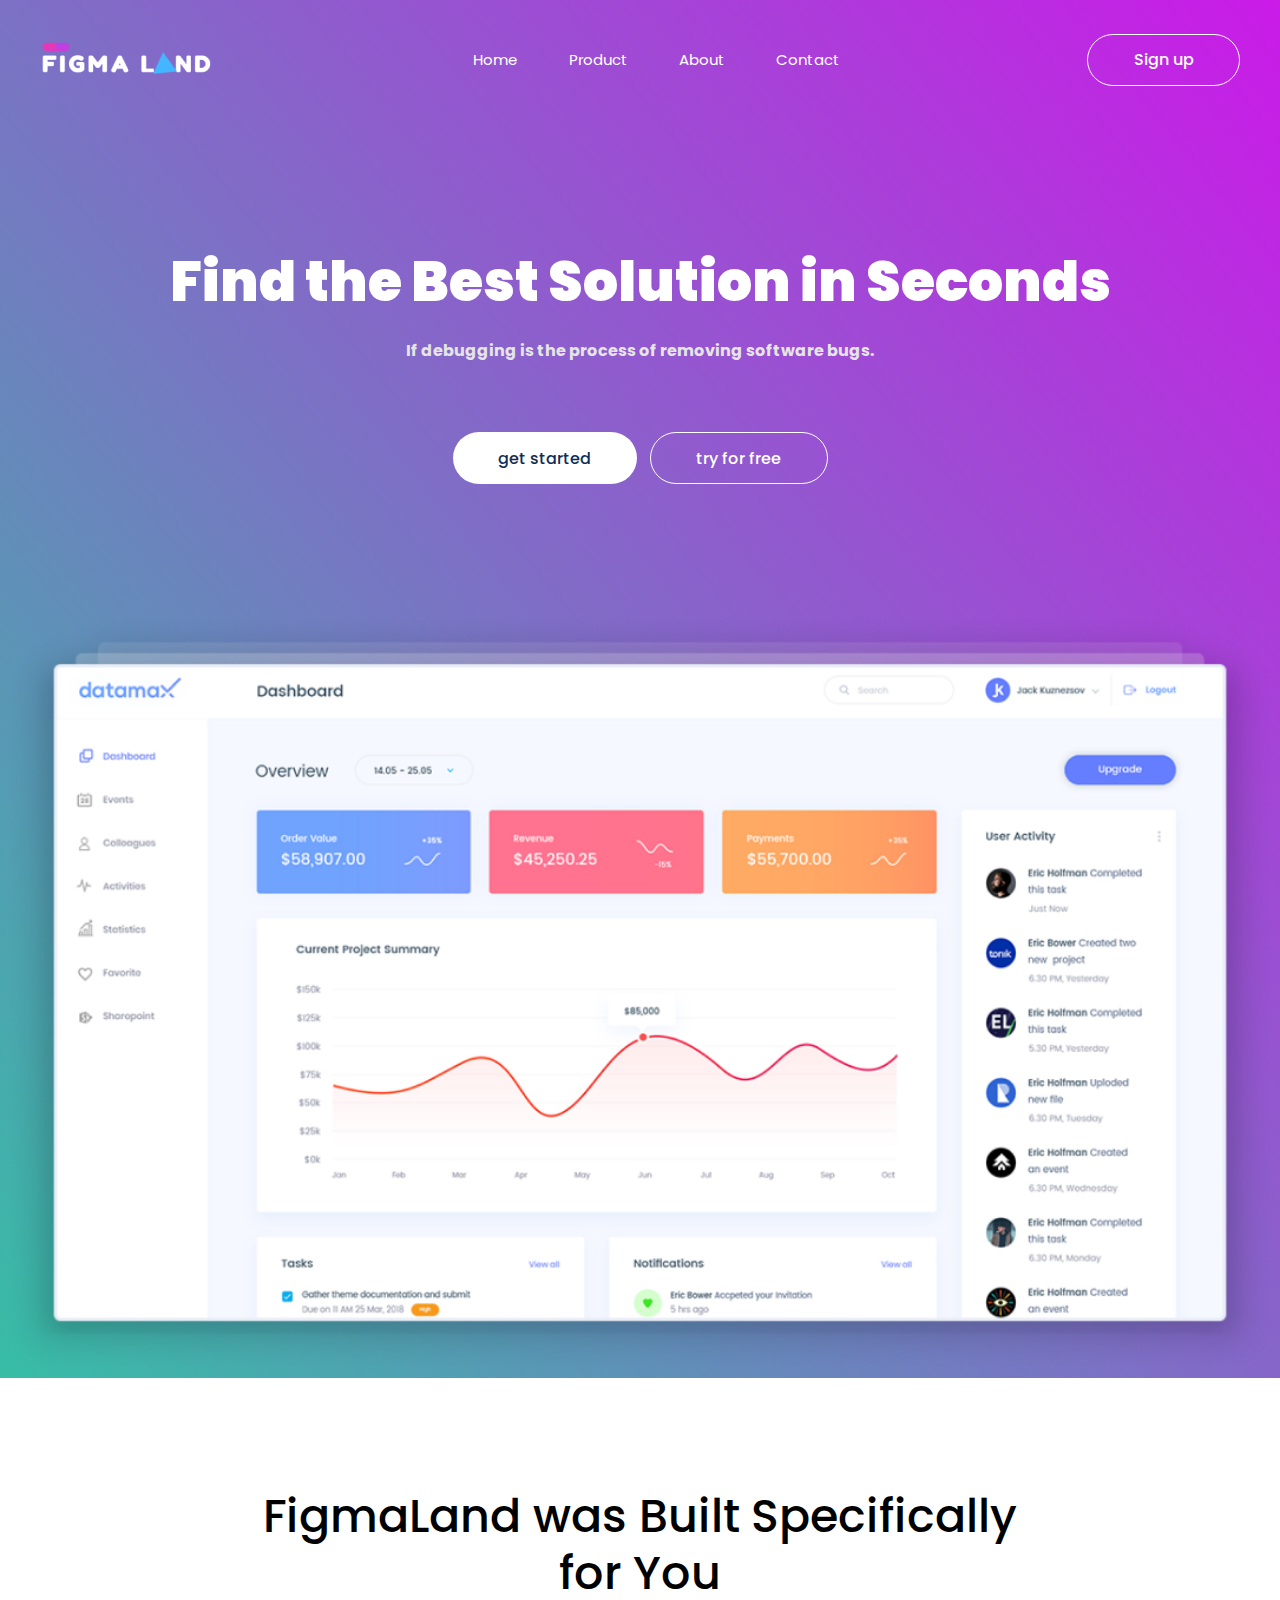
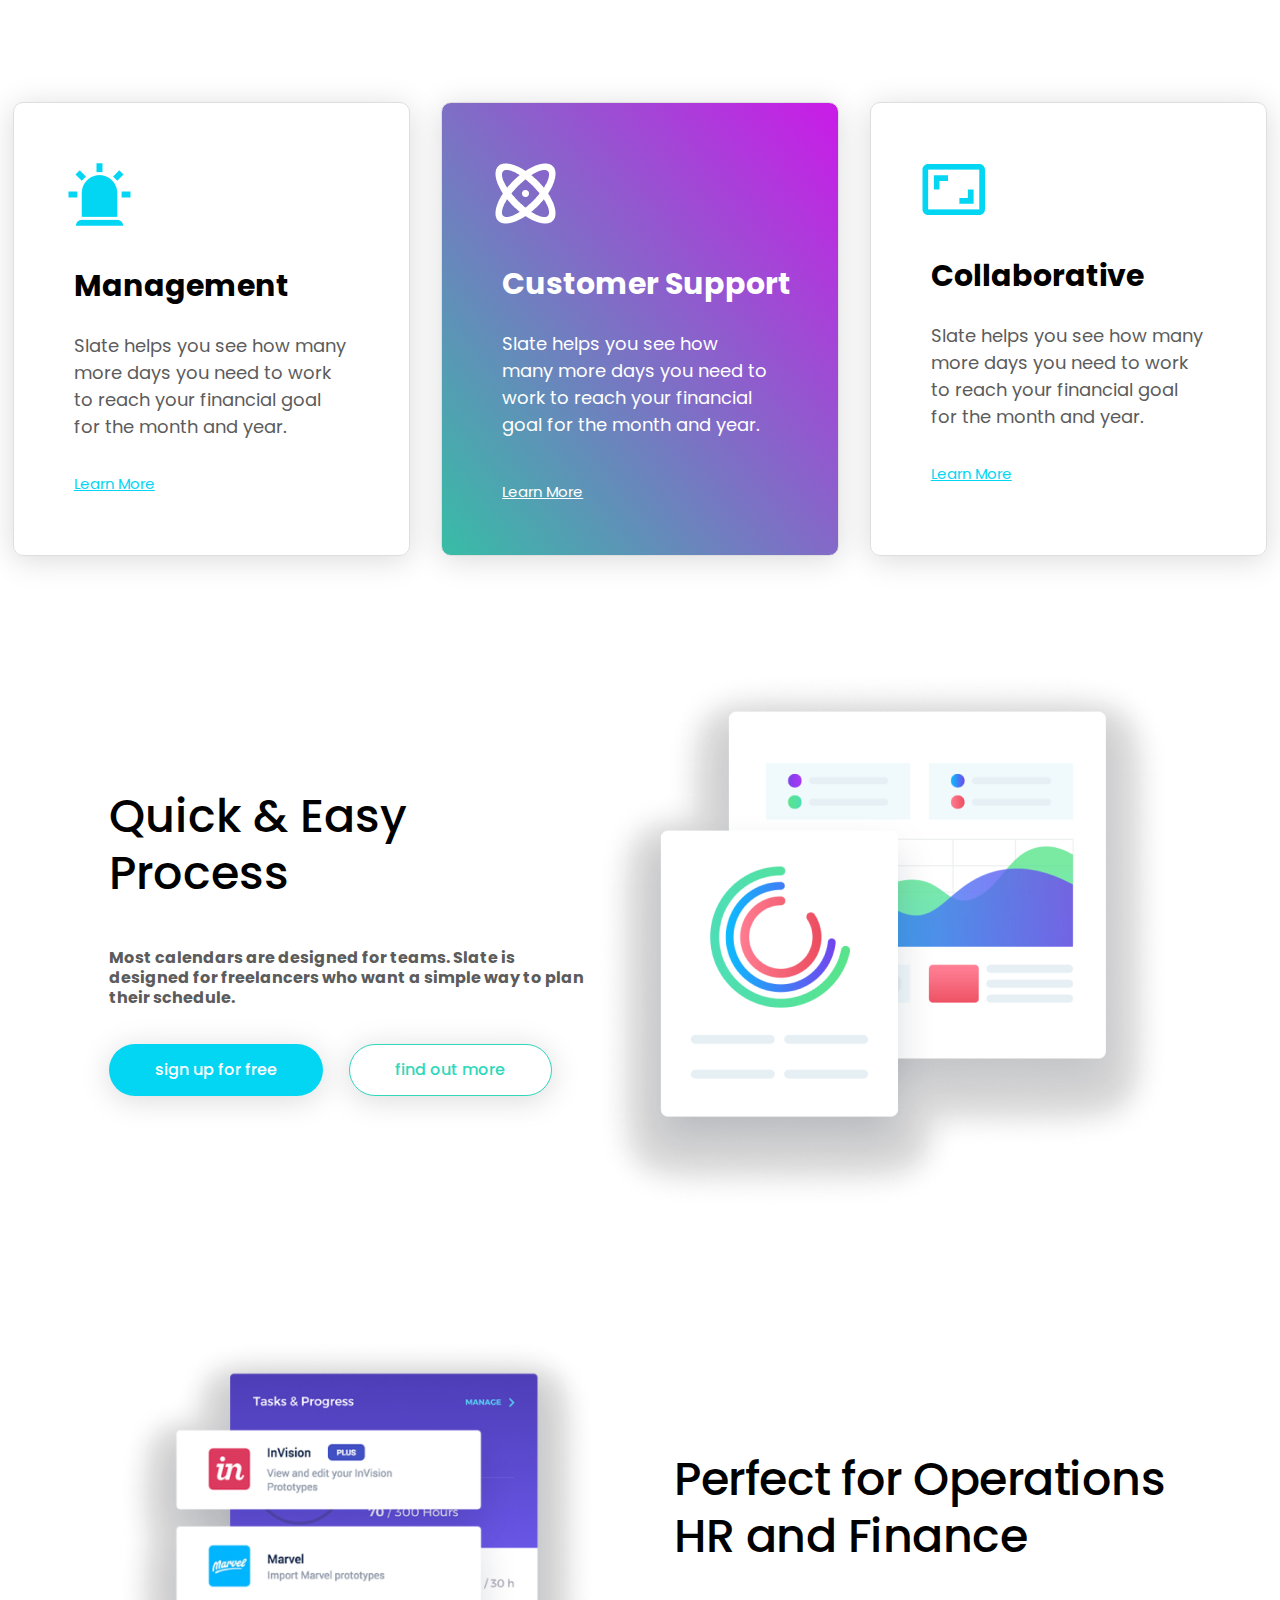
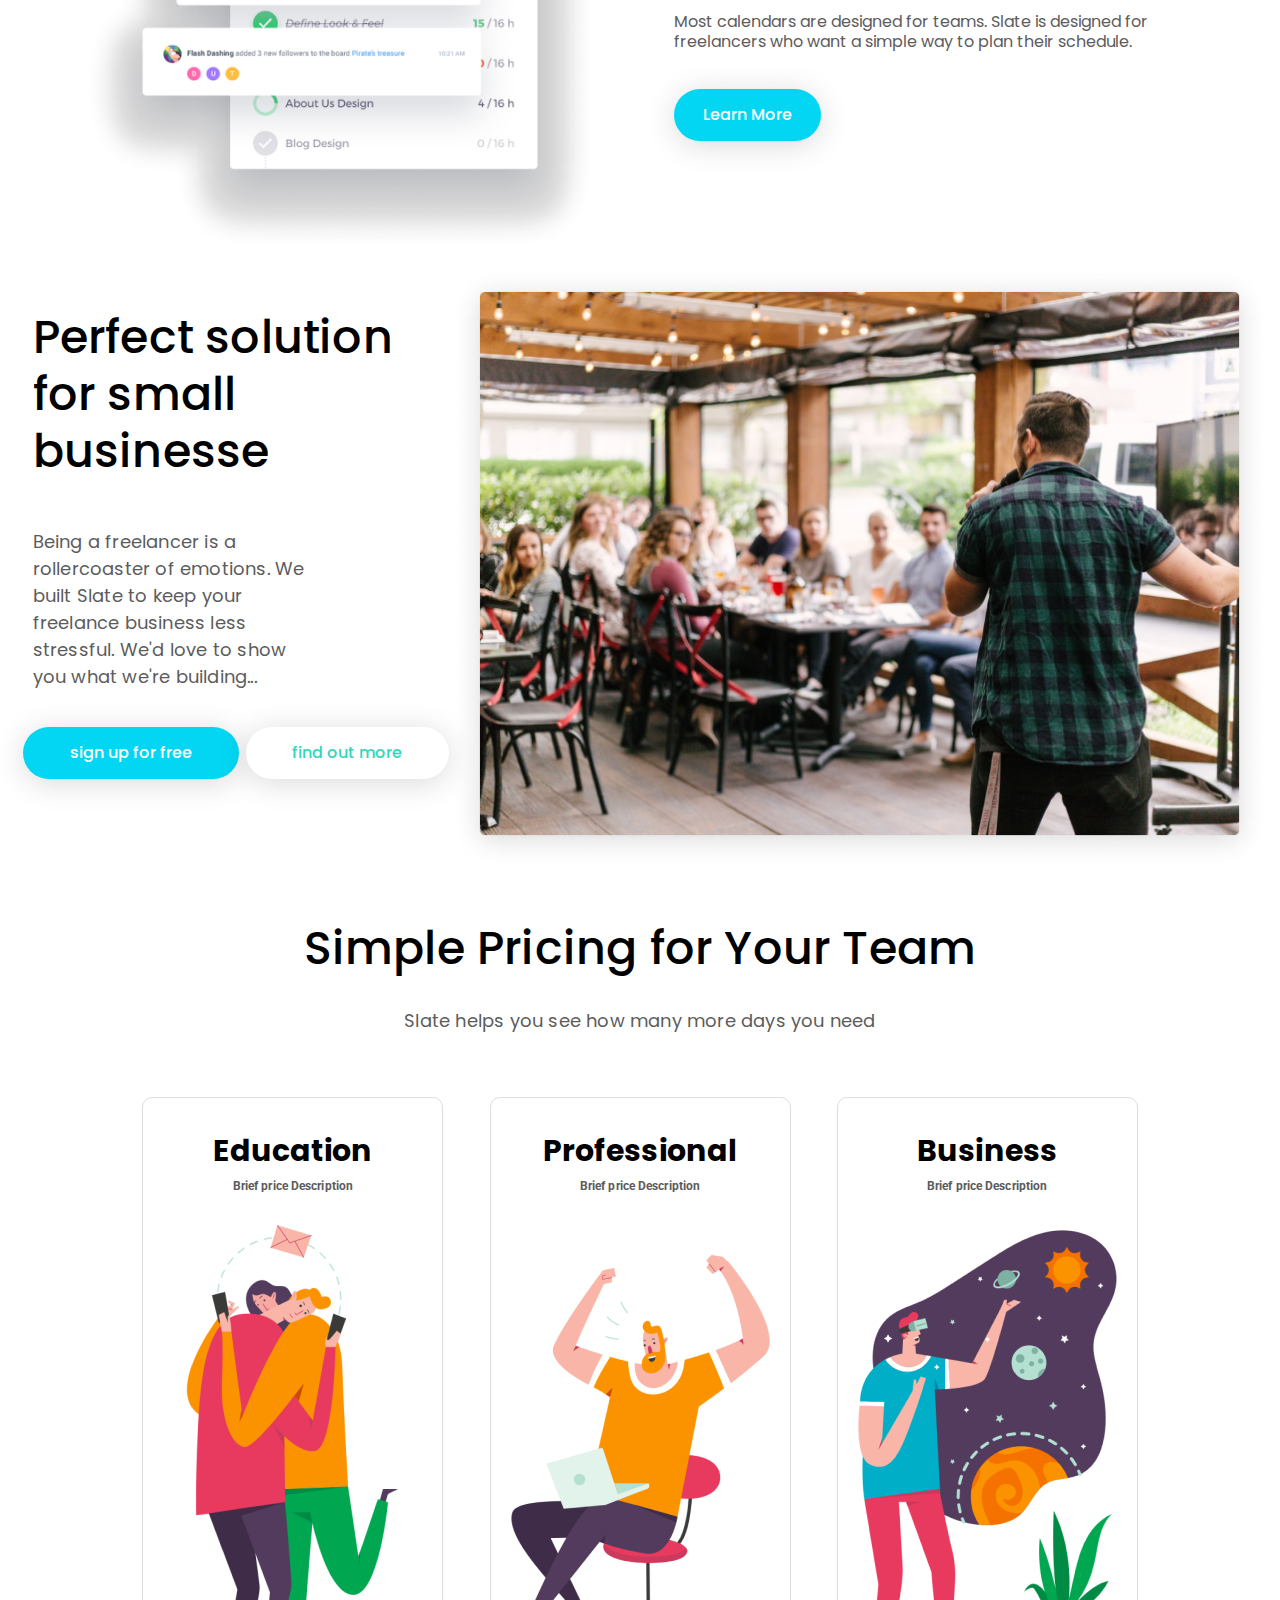
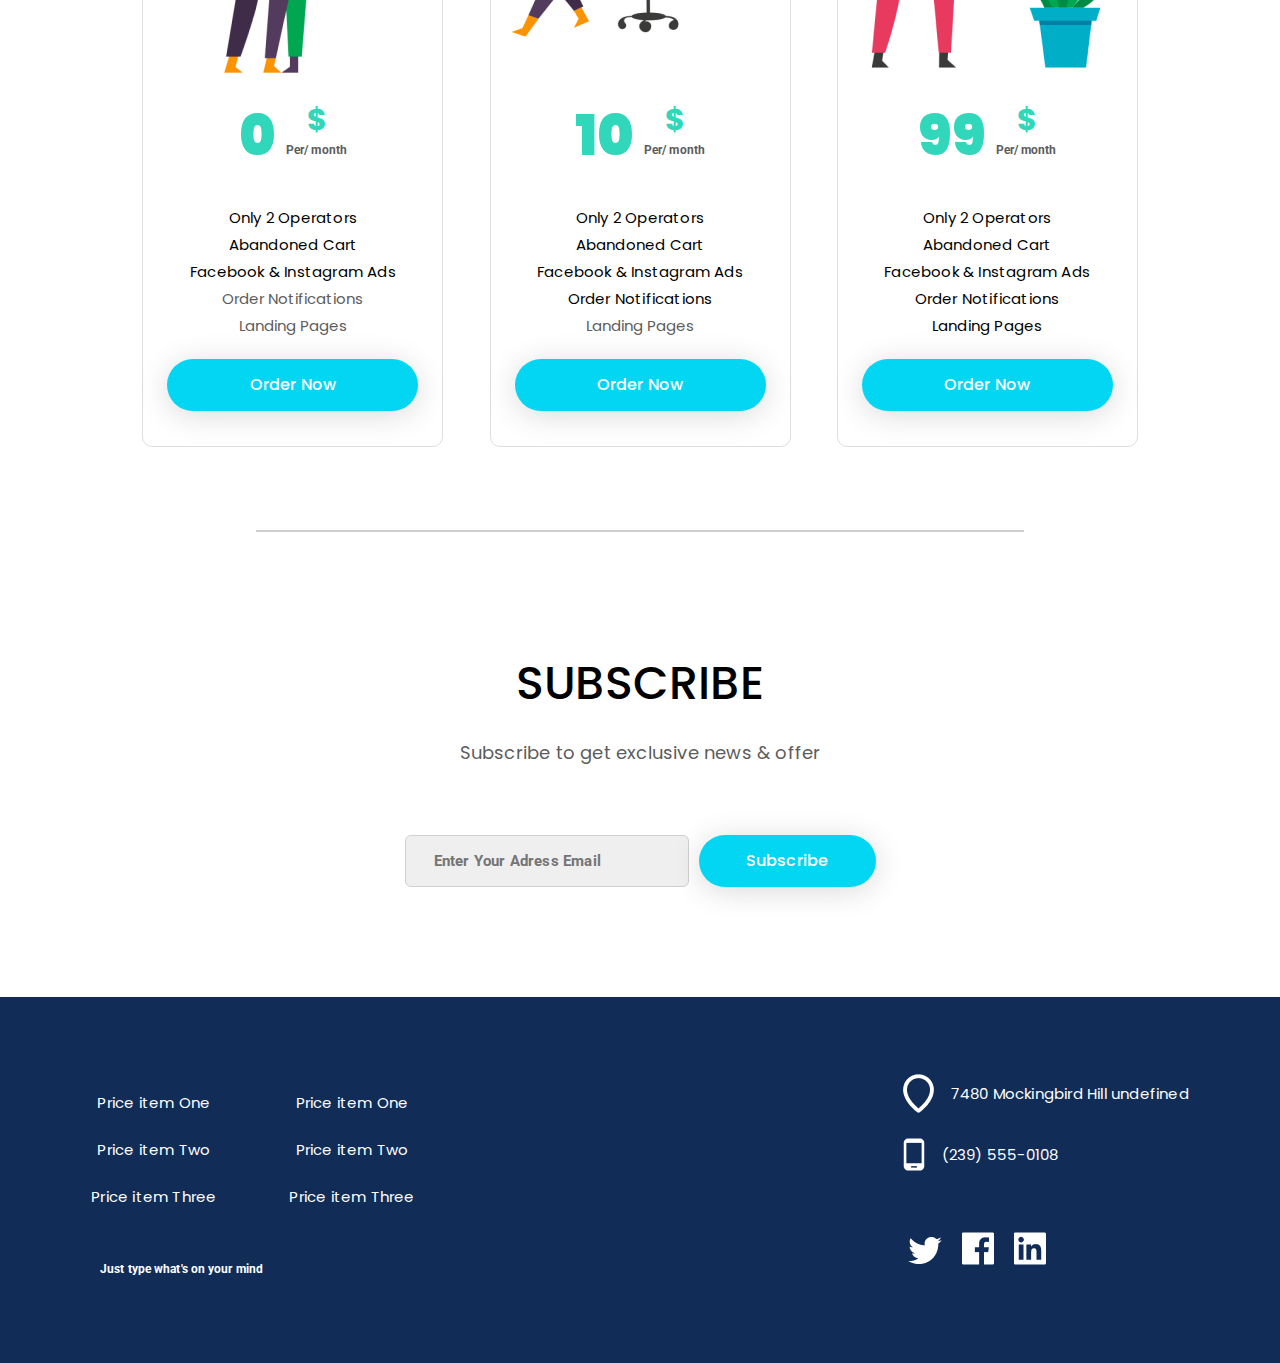
<file: index.html>
<!DOCTYPE html>
<html lang="en">

<head>
    <meta charset="UTF-8">
    <meta http-equiv="X-UA-Compatible" content="IE=edge">
    <meta name="viewport" content="width=device-width, initial-scale=1.0">
    <title>Document</title>
    <link
        href="https://fonts.googleapis.com/css2?family=Poppins:wght@400;500;700;900&family=Roboto:wght@700&display=swap"
        rel="stylesheet">
    <link rel="stylesheet" href="style.css">
</head>

<body>
    <section class="section1">

        <header class="header">
            <div><a href="#"><img class="header__logo" src="./img/s1-logo.png" alt="logo"></a></div>
            <nav class="header__menu">
                <ul class="header__list">
                    <li><a href="#" class="header__link">Home</a></li>
                    <li><a href="#" class="header__link">Product</a></li>
                    <li><a href="#" class="header__link">About</a></li>
                    <li><a href="#" class="header__link">Contact</a></li>
                </ul>
            </nav>
            <div class="header__btn-burger">
                <button class="header__btn">Sign up</button>
                <img class="header__burger" src="./img/s1-menu.png" alt="burger-menu">
            </div>

        </header>

        <div class="s1-box1">
            <h1 class="s1-box1__h">Find the Best Solution in Seconds</h1>
            <p class="s1-box1__t">
                If debugging is the process of removing software bugs.
            </p>
            <div class="s1-box1__btns">
                <button class="s1-box1__btn1">
                    get started
                </button>
                <button class="s1-box1__btn2">
                    try for free
                </button>
            </div>
        </div>

        <div class="s1-box2">
            <img class="s1-box2__pic1" src="./img/s1-pic1d.png" alt="graph">
        </div>

    </section>

    <section class="section2">
        <div class="s2-box1">
            <h2 class="s2-box1__h">FigmaLand was Built Specifically<br>
                for You
            </h2>
        </div>
        <div class="s2-block1">
            <div class="s2-box2">
                <img class="s2-box2__icon1" src="./img/s2-icon1.png" alt="icon1">
                <h2 class="s2-box2__h">Management</h2>
                <p class="s2-box2__t">Slate helps you see how many
                    more days you need to work
                    to reach your financial goal
                    for the month and year.
                </p>
                <div>
                    <a href="#" class="s2-box2__href">Learn More</a>
                </div>
            </div>

            <div class="s2-box3">
                <img class="s2-box3__icon2" src="./img/s2-icon2.png" alt="icon2">
                <h2 class="s2-box3__h">Customer Support</h2>
                <p class="s2-box3__t">Slate helps you see how many
                    more days you need to work
                    to reach your financial goal
                    for the month and year.
                </p>
                <div>
                    <a href="#" class="s2-box3__href">Learn More</a>
                </div>
            </div>

            <div class="s2-box4">
                <img class="s2-box4__icon3" src="./img/s2-icon3.png" alt="icon3">
                <h2 class="s2-box4__h">Collaborative</h2>
                <p class="s2-box4__t">Slate helps you see how many
                    more days you need to work
                    to reach your financial goal
                    for the month and year.
                </p>
                <div>
                    <a href="#" class="s2-box4__href">Learn More</a>
                </div>
            </div>

        </div>
    </section>

    <section class="section3">

        <div class="s3-block1">
            <div class="s3-box1">
                <h2 class="s3-box1__title">Quick & Easy Process</h2>
                <p class="s3-box1__text">Most calendars are designed for teams. Slate is designed
                    for freelancers who want a simple way to plan
                    their schedule.</p>
                    <div class="s3-box2-mobile">
                        <img class="s3-box2__pic1" src="./img/s3-pic1.png" alt="s3-graph">
                    </div>
        
                <div class="s3-box1__btns">
                    <button class="s3-box1__btn1">
                        sign up for free
                    </button>
                    <button class="s3-box1__btn2">
                        find out more
                    </button>
                </div>
            </div>

            <div class="s3-box2">
                <img class="s3-box2__pic1" src="./img/s3-pic1.png" alt="s3-graph">
            </div>

        </div>

    </section>

    <section class="section4">

        <div class="s4-block1">

            <div class="s4-box1">
                <img class="s4-box1__pic1" src="./img/s4-pic1.png" alt="s4-tasks">
            </div>

            <div class="s4-box2">
                <h2 class="s4-box2__title">Perfect for Operations<br>HR and Finance</h2>
                <p class="s4-box2__text">Most calendars are designed for teams. Slate is designed
                    for freelancers who want a simple way to plan
                    their schedule.</p>
                    <div class="s4-box1-mobile">
                        <img class="s4-box1__pic1" src="./img/s4-pic1.png" alt="s4-tasks">
                    </div>
                <button class="s4-box2__btn">
                    Learn More
                </button>
            </div>

        </div>

    </section>

    <section class="section5">

        <div class="s5-block1">
            <div class="s5-box1">
                <h2 class="s5-box1__title">Perfect solution
                    for small
                    businesse</h2>
                <p class="s5-box1__text">Being a freelancer is a
                    rollercoaster of emotions.
                    We built Slate to keep your
                    freelance business less stressful.
                    We'd love to show you
                    what we're building...</p>
                    <div class="s5-box2-mobile">
                        <img class="s5-box2__pic1" src="./img/s5-pic1.png" alt="s5-small-businesse">
                    </div>
                <div class="s5-box1__btns">
                    <button class="s5-box1__btn1">
                        sign up for free
                    </button>
                    <button class="s5-box1__btn2">
                        find out more
                    </button>
                </div>
            </div>
            <div class="s5-box2">
                <img class="s5-box2__pic1" src="./img/s5-pic1.png" alt="s5-small-businesse">
            </div>
        </div>

    </section>

    <section class="section6">
            
        <div class="s6-block1">
            <div class="s6-box1">
                <h2 class="s6-box1__title">Simple Pricing for Your Team
                </h2>
                <p class="s6-box1__text">Slate helps you see how many more days you need </p>
             </div>
        </div>   

        <div class="s6-services">
            <div class="s6-box2">
                    <h2 class="s6-box2__title">Education</h2>
                    <p class="s6-box2__text">Brief price Description
                    </p>
                    <div class="s6-box2__pictures">
                        <img class="s6-box2__pic1" src="./img/s6-pic1.png" alt="s6-pic1">
                    </div>
                <div class="s6-box2__price1">
                    <a class="s6-box2__number">0</a>
                    <div class="s6-box2__payment">
                        <a class="s6-box2__value">$</a>
                        <a class="s6-box2__month">Per/ month</a>
                    </div>
                </div>
                <div class="s6-box2__functions">
                    <ul class="s6-box2__list">
                        <li><a class="s6-box2__item">Only 2 Operators</a></li>
                        <li><a class="s6-box2__item">Abandoned Cart</a></li>
                        <li><a class="s6-box2__item">Facebook & Instagram Ads</a></li>
                        <li><a class="s6-box2__item2">Order Notifications</a></li>
                        <li><a class="s6-box2__item2">Landing Pages</a></li>
                    </ul>
                </div>
                    <button class="s6-box2__btn">
                        Order Now
                    </button>
                </div>

            <div class="s6-box2">
                <h2 class="s6-box2__title">Professional</h2>
                <p class="s6-box2__text">Brief price Description
                </p>
                <div class="s6-box2__pictures">
                      <img class="s6-box2__pic1" src="./img/s6-pic2.png" alt="s6-pic2">
                </div>
                <div class="s6-box2__price1">
                    <a class="s6-box2__number">10</a>
                    <div class="s6-box2__payment">
                        <a class="s6-box2__value">$</a>
                        <a class="s6-box2__month">Per/ month</a>
                    </div>
                </div>
                <div class="s6-box3__functions">
                    <ul class="s6-box3__list">
                        <li><a class="s6-box2__item">Only 2 Operators</a></li>
                        <li><a class="s6-box2__item">Abandoned Cart</a></li>
                        <li><a class="s6-box2__item">Facebook & Instagram Ads</a></li>
                        <li><a class="s6-box2__item">Order Notifications</a></li>
                        <li><a class="s6-box2__item2">Landing Pages</a></li>
                    </ul>
                </div>
                <button class="s6-box2__btn">
                    Order Now
                </button>
            </div>

            <div class="s6-box2">
                <h2 class="s6-box2__title">Business</h2>
                <p class="s6-box2__text">Brief price Description
                </p>
                
                <div class="s6-box2__pictures">
                     <img class="s6-box2__pic1" src="./img/s6-pic3.png" alt="s6-pic3">
                </div>
                <div class="s6-box2__price1">
                    <a class="s6-box2__number">99</a>
                    <div class="s6-box2__payment">
                        <a class="s6-box2__value">$</a>
                        <a class="s6-box2__month">Per/ month</a>
                    </div>
                </div>
                <div class="s6-box2__functions">
                    <ul class="s6-box2__list">
                        <li><a class="s6-box2__item">Only 2 Operators</a></li>
                        <li><a class="s6-box2__item">Abandoned Cart</a></li>
                        <li><a class="s6-box2__item">Facebook & Instagram Ads</a></li>
                        <li><a class="s6-box2__item">Order Notifications</a></li>
                        <li><a class="s6-box2__item">Landing Pages</a></li>
                    </ul>
                </div>
                <button class="s6-box2__btn">
                    Order Now
                </button>
            </div>

        </div>
        
    </section>

    <section class="section7">
            
        <div class="s7-line"></div>

        <div class="s7-box1">
            <h2 class="s7-box1__title">SUBSCRIBE</h2>
            <p class="s7-box1__text">Subscribe to get exclusive news & offer</p>
            <div class="s7-box1__emailsub">
                <form class="s7-box1__sub">
                    <input class="s7-box1__email" type="email" name="email" id="email" placeholder="Enter Your Adress Email">
                </form>
                <button class="s7-box1__btn">
                    Subscribe
                </button>
            </div>
        </div>
        
    </section>

    <footer class="footer">
        <div class="footer__block1">    
         <div class="f-box1-ads">
             <div class="f-priceitem">
                 <ul class="f-box1__list1">
                     <li><a href="#" class="f-box1__link">Price item One</a></li>
                     <li><a href="#" class="f-box1__link">Price item Two</a></li>
                     <li><a href="#" class="f-box1__link">Price item Three</a></li>
                 </ul>
                 <ul class="f-box1__list1">
                     <li>
                     <a href="#" class="f-box1__link">Price item One</a></li>
                     <li><a href="#" class="f-box1__link">Price item Two</a></li>
                     <li><a href="#" class="f-box1__link">Price item Three</a></li>
                 </ul>
              </div>
             <a class="f-box1__copy">Just type what's on your mind</a>
         </div>
         <div class="f-box2">
            <iframe class="map-radius" src="https://www.google.com/maps/embed?pb=!1m18!1m12!1m3!1d2350.9326875980373!2d27.526892315306267!3d53.897400340993535!2m3!1f0!2f0!3f0!3m2!1i1024!2i768!4f13.1!3m3!1m2!1s0x46dbcf7a6e431b25%3A0x790cff9f8ebc43df!2zSVQgU0hBVExFICjQkNC50YLQuCDRiNCw0YLQuyk!5e0!3m2!1sru!2sby!4v1616508943726!5m2!1sru!2sby" width="335" height="250" style="border:0;" allowfullscreen="" loading="lazy"></iframe>
         </div>
         <div class="f-box3-about">
             <div class="f-box3__text">
                 <img class="f-box3__icon1" src="./img/f-icon1-point.png" alt="point">
                 <a class="f-box3__pointphone">7480 Mockingbird Hill undefined</a>
             </div>
             <div class="f-box3__text">
                 <img class="f-box3__icon1" src="./img/f-icon2-tel.png" alt="phone">
                 <a class="f-box3__pointphone">(239) 555-0108</a>
             </div>
             <div class="f-box3__subs">
                 <a href="https://twitter.com/"><img class="f-box3__tw" src="./img/f-icon3-tw.png" alt="twitter"></a>
                 <a href="https:www.facebook.com/"><img class="f-box3__f" src="./img/f-icon4-f.png" alt="facebook"></a>
                 <a href="https://www.linkedin.com/"><img class="f-box3__in" src="./img/f-icon4-in.png" alt="LinkedIn"></a>
             </div>
         </div>
      </div>
     </footer>

</body>

</html>
</file>
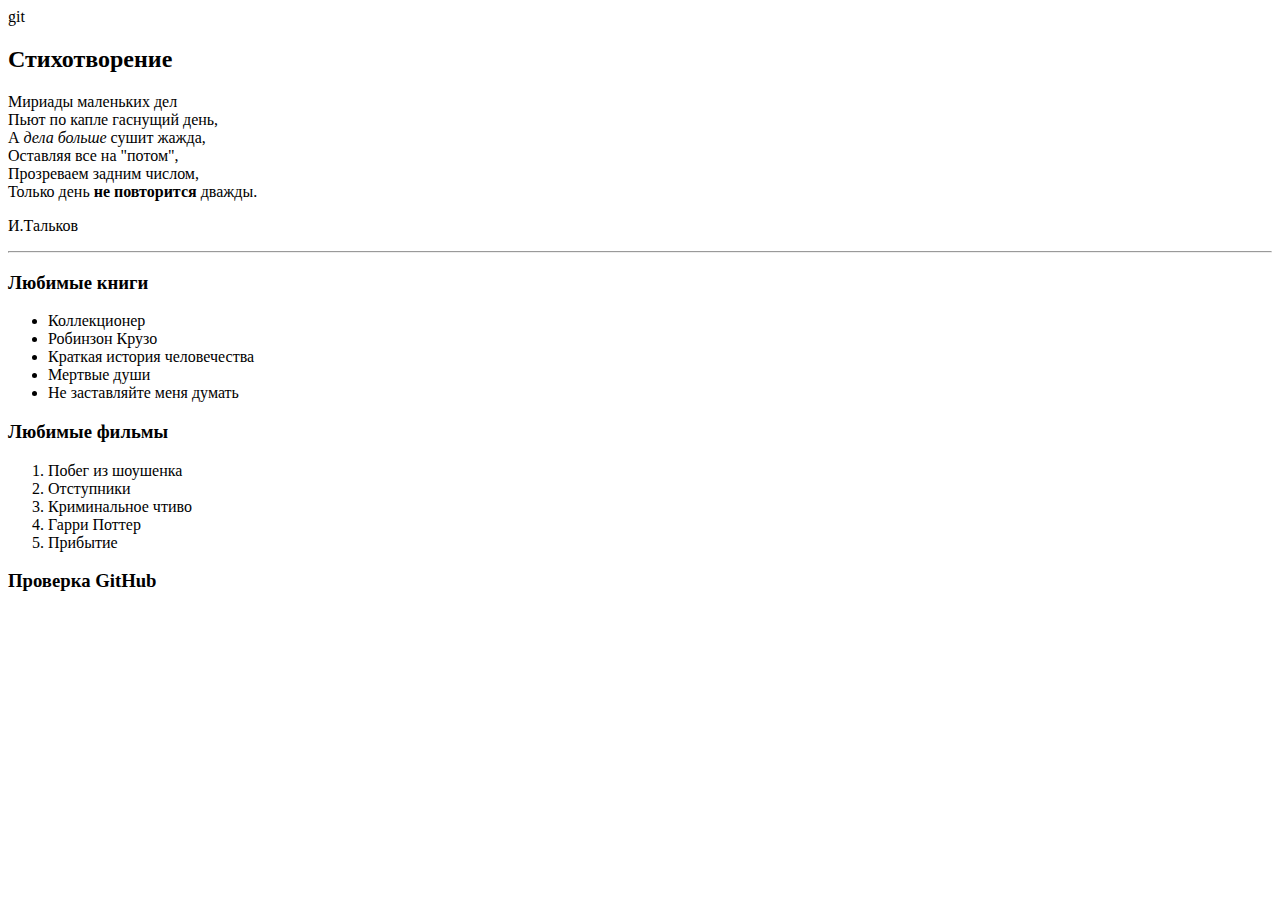
<file: hw1/index.html>
git<!DOCTYPE html>
<html lang="ru">
<head>
    <meta charset="UTF-8">
    <meta name="viewport" content="width=device-width, initial-scale=1.0">
    <title>Задание 1</title>
</head>
<body>
    
    <h2>Стихотворение</h2>
    <p> 
        Мириады маленьких дел <br>
        Пьют по капле гаснущий день, <br>
        А <em>дела больше</em> сушит жажда, <br>
        Оставляя все на "потом", <br>
        Прозреваем задним числом, <br>
        Только день <strong>не повторится</strong> дважды.
    </p>
    <p>И.Тальков</p>
    
    <hr>
    
    <h3>Любимые книги</h3>
    <ul>
        <li>Коллекционер</li>
        <li>Робинзон Крузо</li>
        <li>Краткая история человечества</li>
        <li>Мертвые души</li>
        <li>Не заставляйте меня думать</li>
    </ul>
    <h3>Любимые фильмы</h3>
    <ol>
        <li>Побег из шоушенка</li>
        <li>Отступники</li>
        <li>Криминальное чтиво</li>
        <li>Гарри Поттер</li>
        <li>Прибытие</li>
    </ol>
    
    <h3>Проверка GitHub</h3>
</body>
</html>
</file>
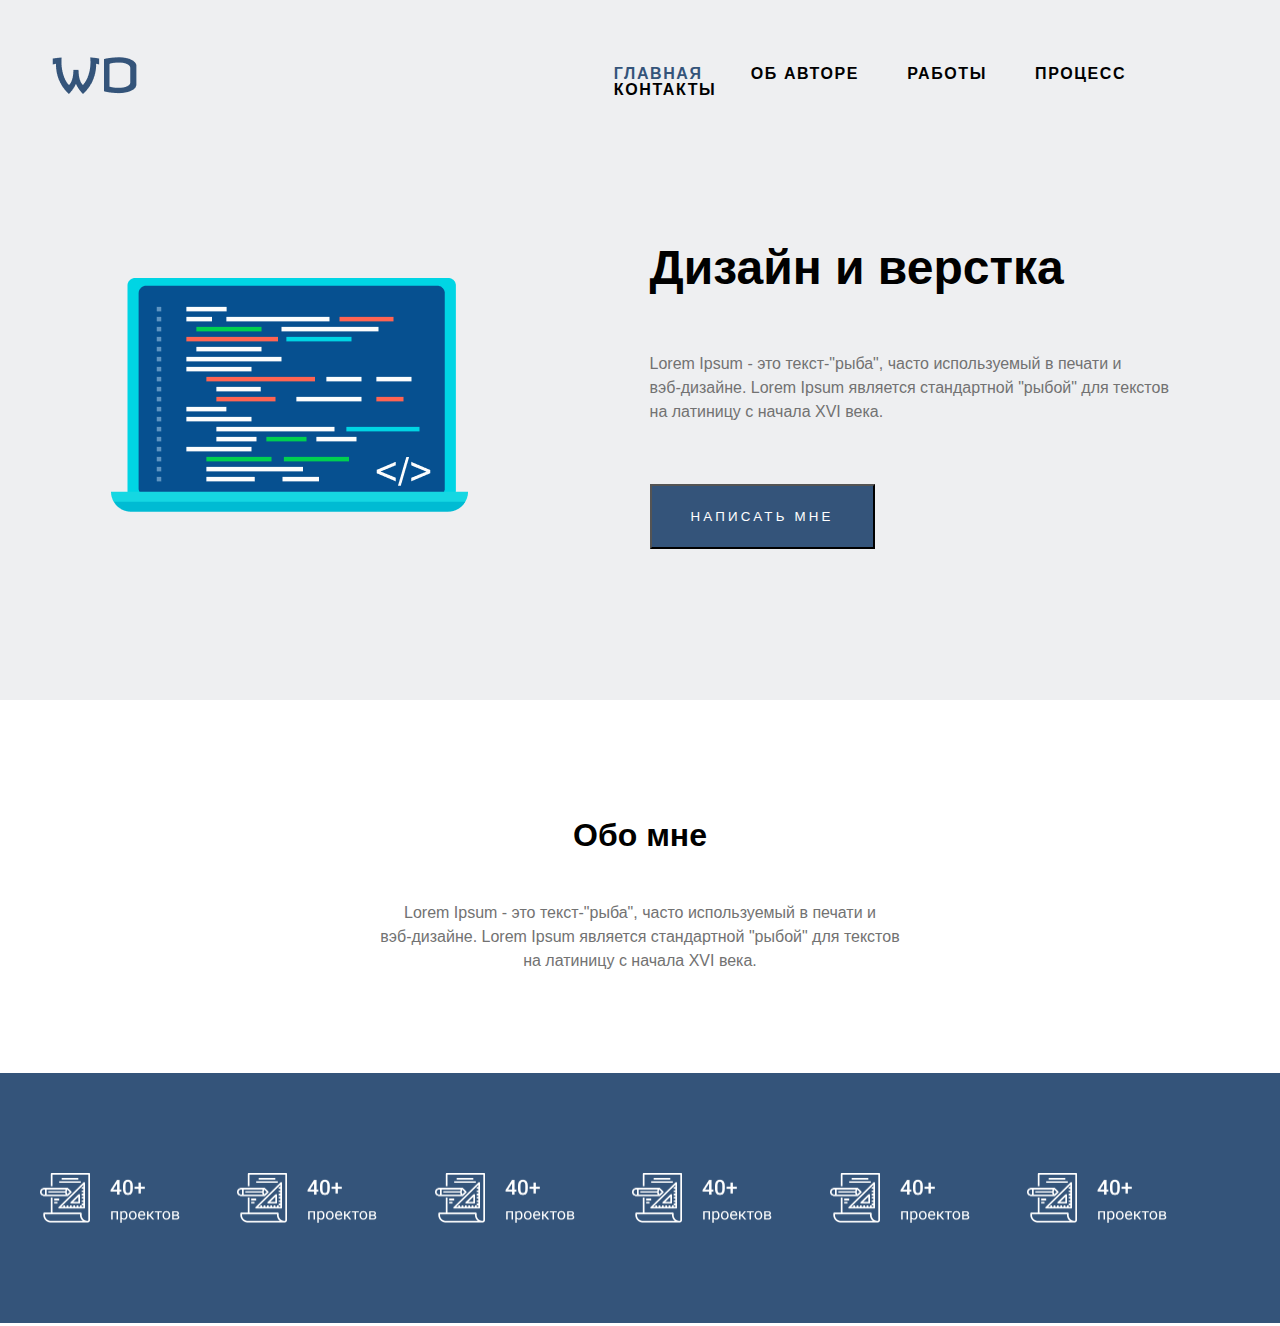
<file: hw2/index.html>
<!DOCTYPE html>
<html lang="ru">
<head>
    <meta charset="UTF-8">
    <meta http-equiv="X-UA-Compatible" content="IE=edge">
    <meta name="viewport" content="width=device-width, initial-scale=1.0">
    <title>Template-2</title>
    <link rel="stylesheet" href="style.css">
</head>

<body>    
    
    <!-- header -->
    <section class="section1" id="section1">
        
        <header>
                <div class="logo">
                    <img src="./images/logo.png" alt="header-logo">
                </div>
                
                <nav class="main-nav">
                        <ul class="main-nav-list">
                            <li class="main-nav-item">
                                <a class="main-nav-href active" href="#section1">Главная</a>
                            </li>
                            <li class="main-nav-item">
                                <a class="main-nav-href" href="#section2">Об авторе</a>
                            </li>
                            <li class="main-nav-item">
                                <a class="main-nav-href" href="#section4">Работы</a>
                            </li>
                            <li class="main-nav-item">
                                <a class="main-nav-href" href="#section5">Процесс</a>
                            </li>
                            <li class="main-nav-item">
                                <a class="main-nav-href" href="#section7">Контакты</a>
                            </li>
                        </ul>         
                </nav>
         
        </header>

            <div class="box2-s1">
                <div class="note-pic">
                    <img src="./images/note.png">
                </div>

                <div class="box-content">
                   
                    <h2 class="box-content-h">Дизайн и верстка</h2>
                    
                    <p class="box-content-t">
                        Lorem Ipsum - это текст-"рыба", часто используемый в печати и<br>
                        вэб-дизайне. Lorem Ipsum является стандартной "рыбой" для текстов<br>
                        на латиницу с начала XVI века.
                    </p>
                    
                    <button class="box-content-btn">
                        Написать мне
                    </button>
                </div>
            </div>
    </section>   

    <!-- Начало Секция 2 - обо мне + текст -->
    <section class="section2" id="section2">
        <h2 class="sect-h">Обо мне</h2>

        <p class="sect-t">
                Lorem Ipsum - это текст-"рыба", часто используемый в печати и</br>
                вэб-дизайне. Lorem Ipsum является стандартной "рыбой" для текстов</br>
                на латиницу с начала XVI века.
        </p>
    </section>

    <!-- Начало Секция 3 - проекты - картинки x6 -->
    <footer class="footer">
        <div class="footer-pic">
            <img class="f-img1" src="./images/project.png" alt="projects40+">
            <img class="f-img1" src="./images/project.png" alt="projects40+">
            <img class="f-img1" src="./images/project.png" alt="projects40+">
            <img class="f-img1" src="./images/project.png" alt="projects40+">
            <img class="f-img1" src="./images/project.png" alt="projects40+">
            <img class="f-img1" src="./images/project.png" alt="projects40+">
        </div>
    </footer>

</body>
</html>
</file>
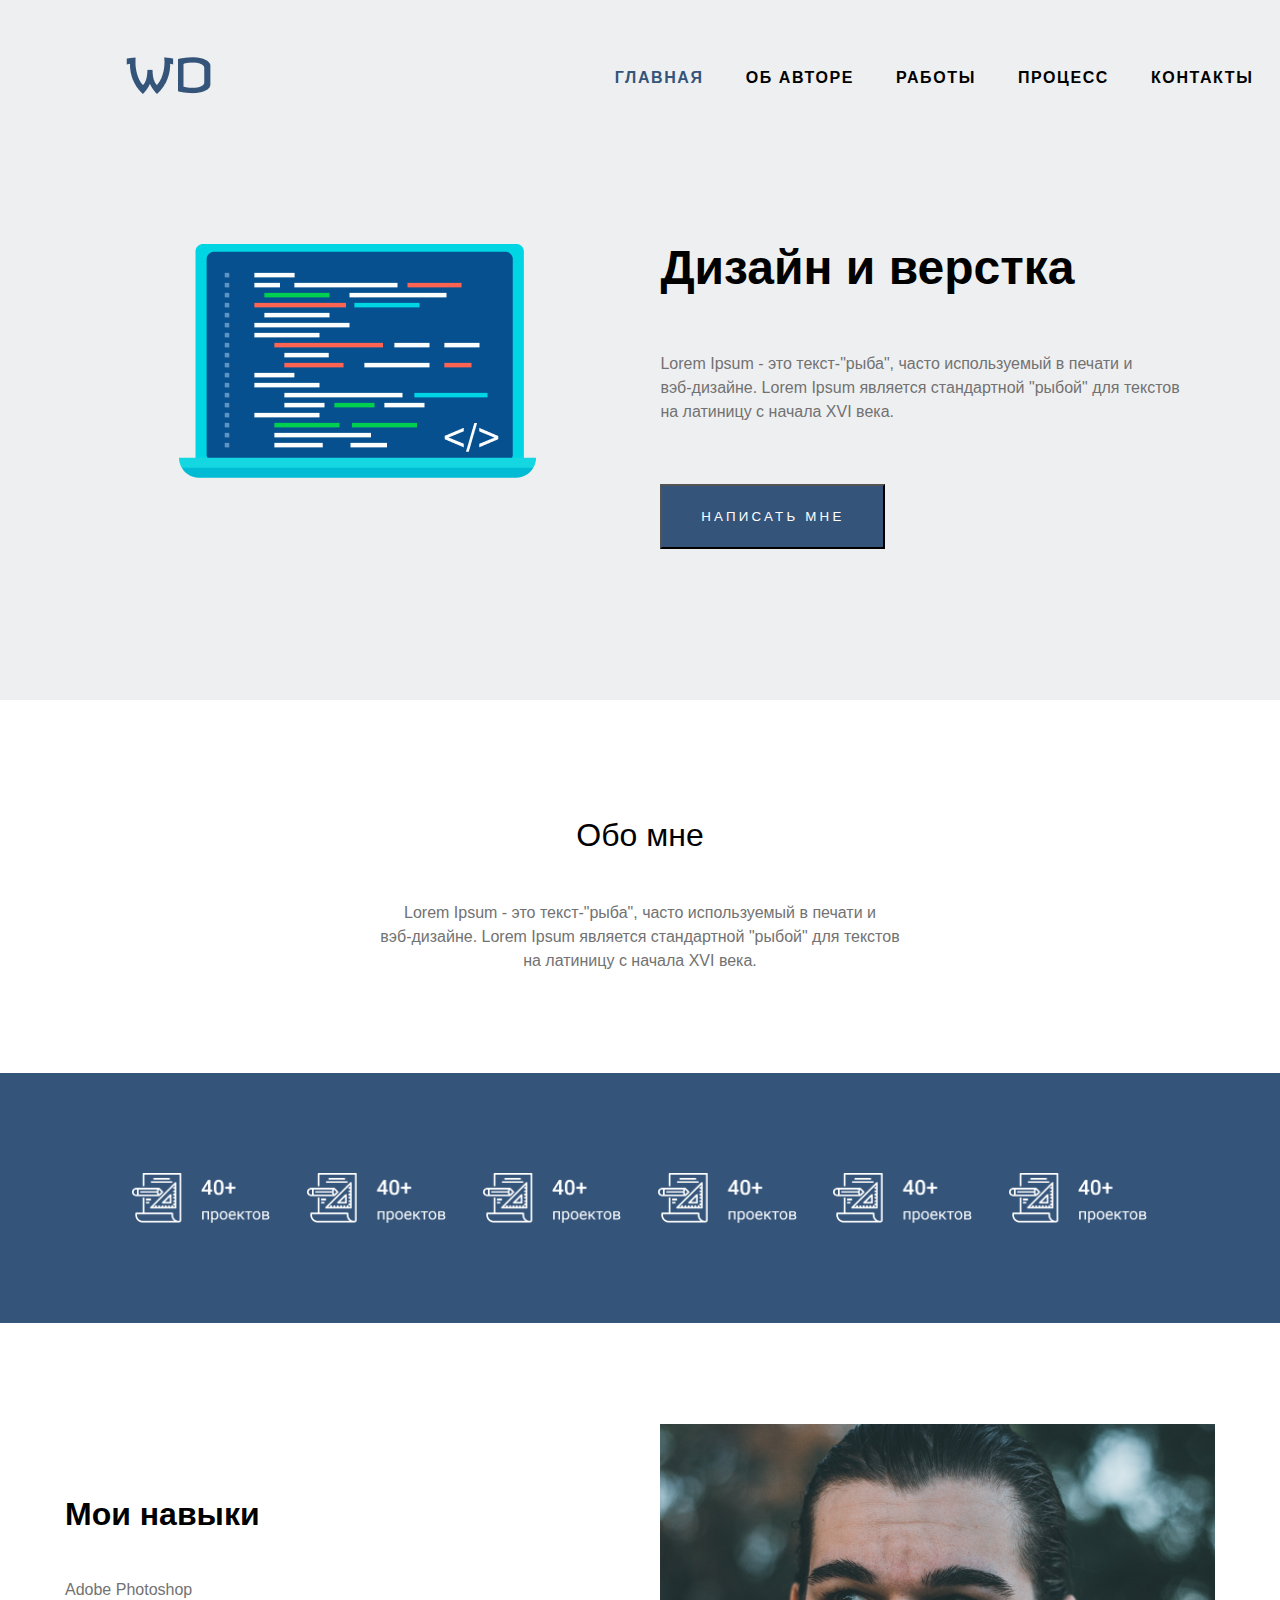
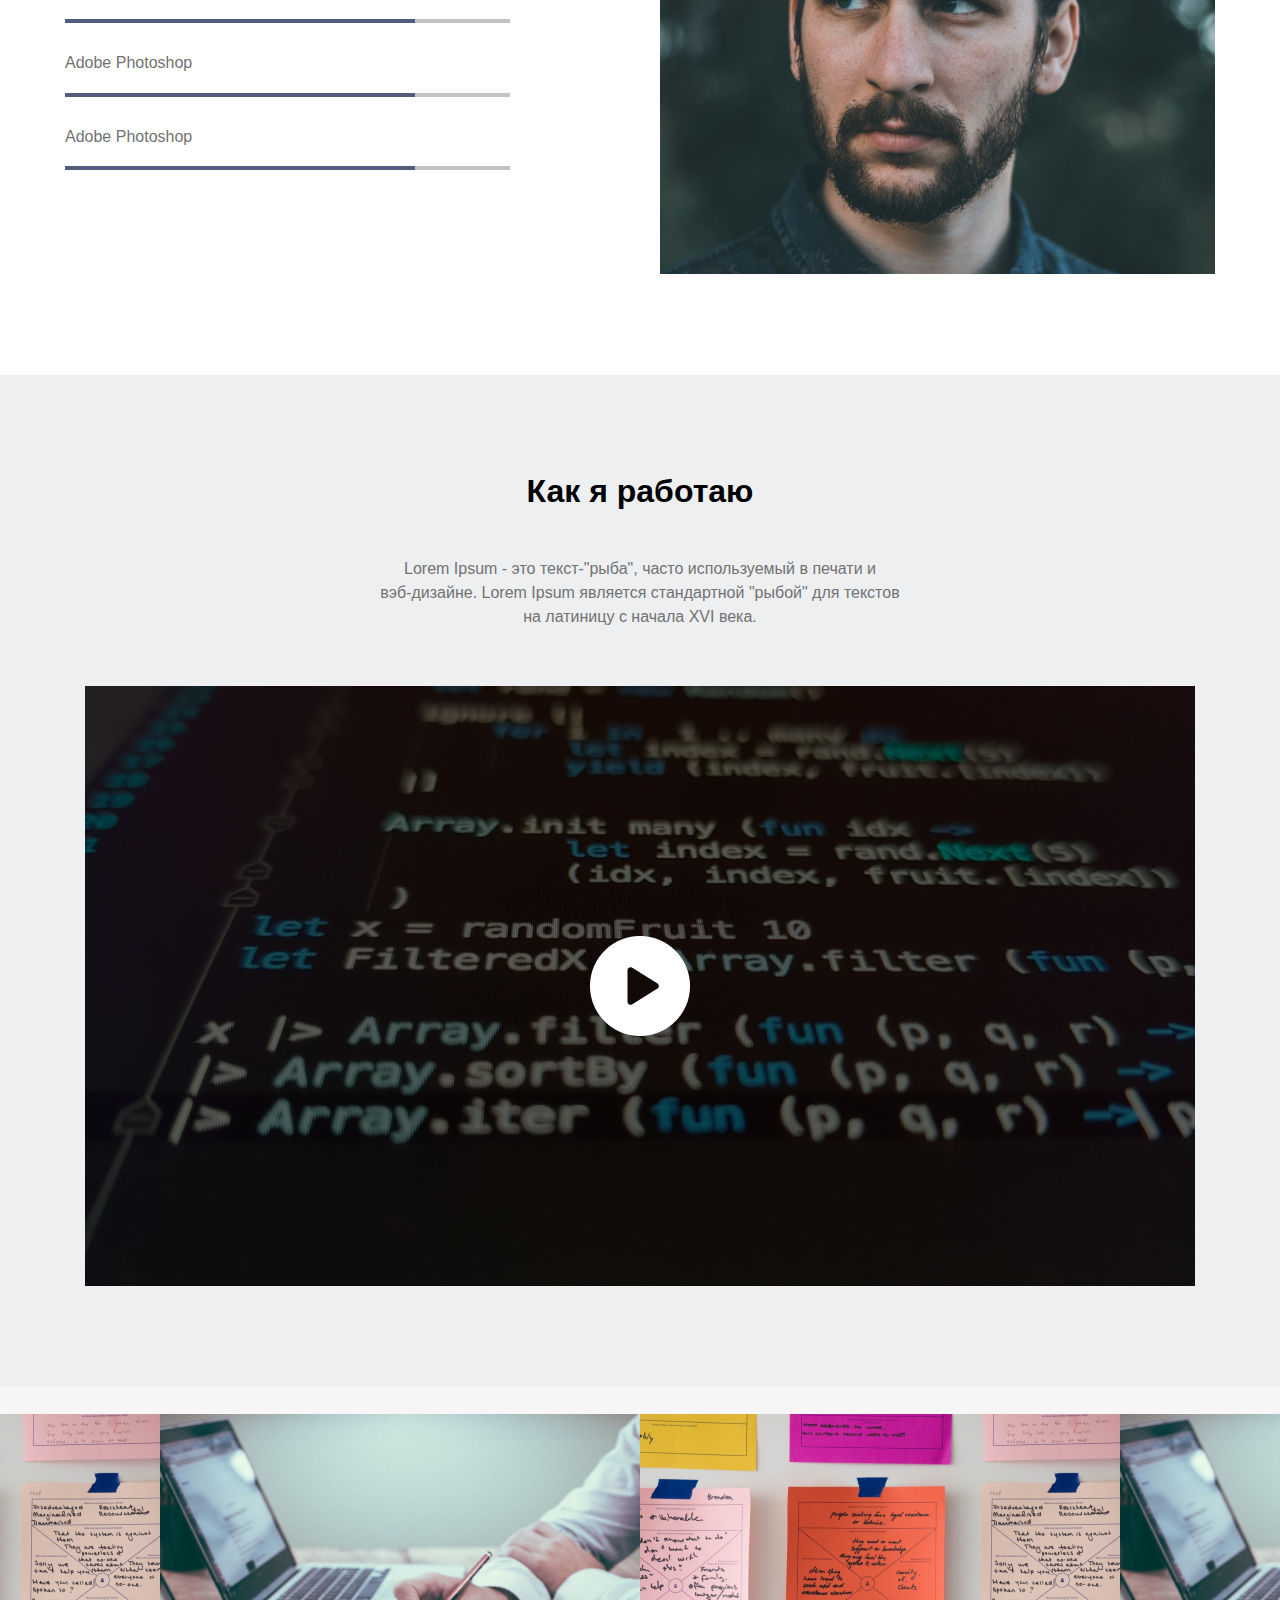
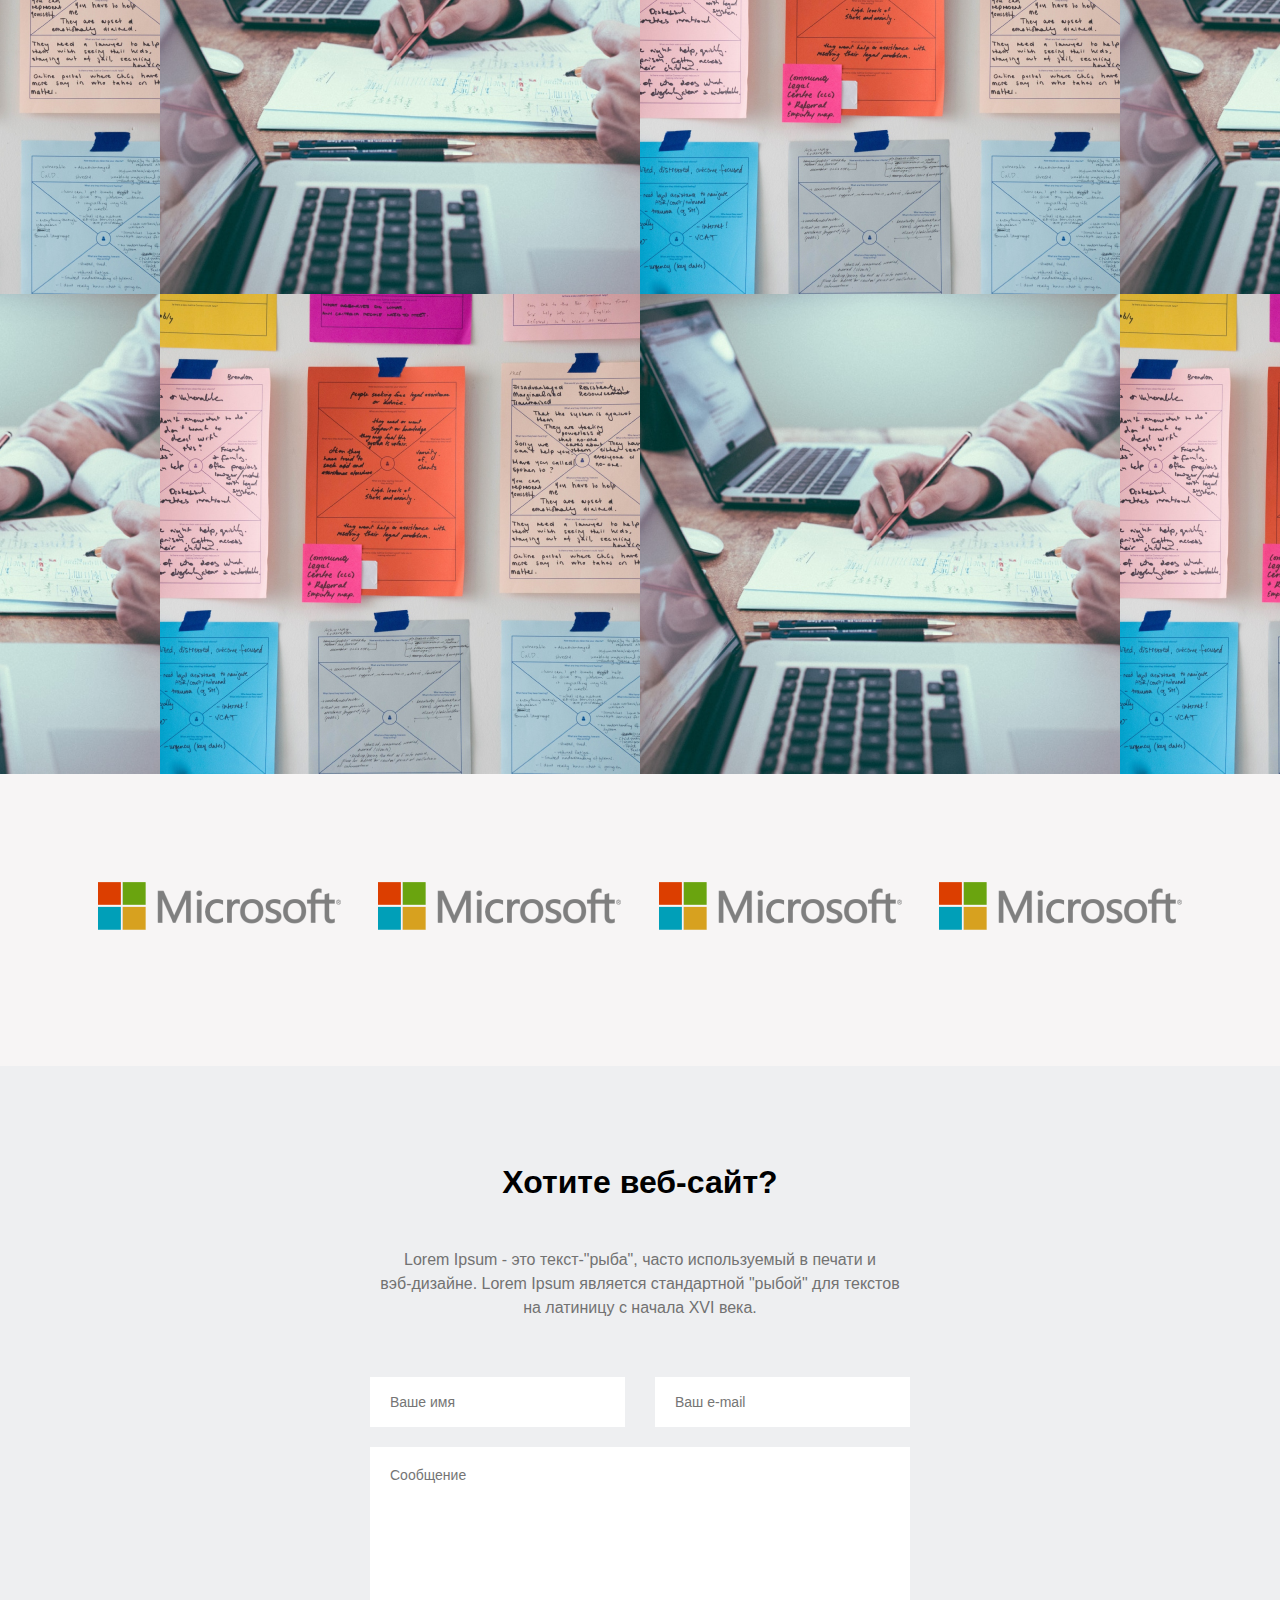
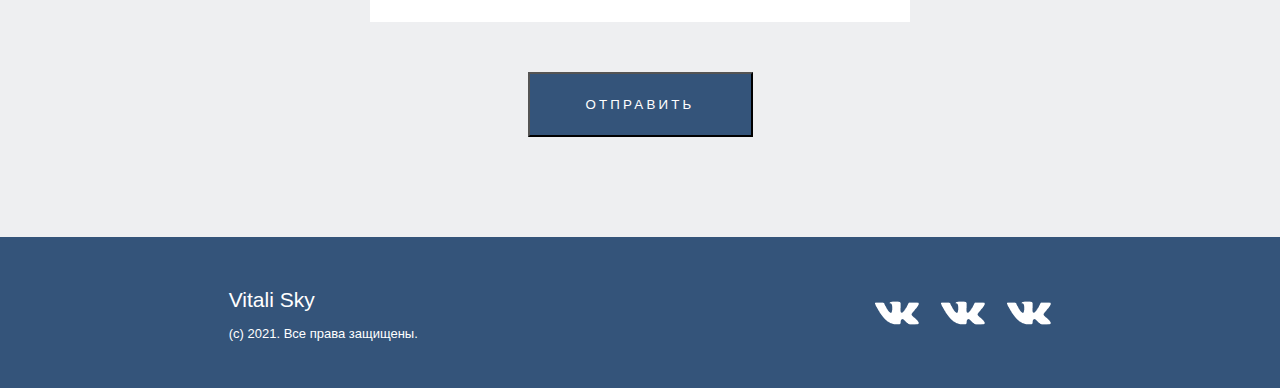
<file: hw3/index.html>
<!DOCTYPE html>
<html lang="ru">
<head>
    <meta charset="UTF-8">
    <meta http-equiv="X-UA-Compatible" content="IE=edge">
    <meta name="viewport" content="width=device-width, initial-scale=1.0">
    <title>Template-3</title>
    <link rel="stylesheet" href="style.css">
</head>
<body>
    
    <!-- header -->
    <section class="section1" id="section1">
        
        <header class="box-logo-menu">
                <div class="logo">
                    <img src="./images/logo.png" alt="header-logo">
                </div>
                
                <nav class="main-nav">
                        <ul class="main-nav-list">
                            <li class="main-nav-item">
                                <a class="main-nav-href active" href="#section1">Главная</a>
                            </li>
                            <li class="main-nav-item">
                                <a class="main-nav-href" href="#section2">Об авторе</a>
                            </li>
                            <li class="main-nav-item">
                                <a class="main-nav-href" href="#section4">Работы</a>
                            </li>
                            <li class="main-nav-item">
                                <a class="main-nav-href" href="#section5">Процесс</a>
                            </li>
                            <li class="main-nav-item">
                                <a class="main-nav-href" href="#section7">Контакты</a>
                            </li>
                        </ul>         
                </nav>
         </header>

            <div class="box2-s1">
                
                <div class="note-pic">
                    <img src="./images/note.png">
                </div>
                
                <div class="box-content">
                    <h1 class="box-content-h">Дизайн и верстка</h1>
                    <p class="box-content-t">
                        Lorem Ipsum - это текст-"рыба", часто используемый в печати и<br>
                        вэб-дизайне. Lorem Ipsum является стандартной "рыбой" для текстов<br>
                        на латиницу с начала XVI века.
                    </p>
                    
                    <button class="box-content-btn">
                        Написать мне
                    </button>
                </div>
            </div>
    </section>   

    <!-- Начало Секция 2 - обо мне + текст -->
    <section class="section2" id="section2">
        <h2 class="sect-h">Обо мне</h2>

        <p class="sect-t">
                Lorem Ipsum - это текст-"рыба", часто используемый в печати и</br>
                вэб-дизайне. Lorem Ipsum является стандартной "рыбой" для текстов</br>
                на латиницу с начала XVI века.
        </p>
    </section>

    <!-- Начало Секция 3 - проекты - картинки x6 -->
    <section class="section3">
        <div class="project3">
            <img class="project3-img" src="./images/project.png" alt="projects40+">
            <img class="project3-img" src="./images/project.png" alt="projects40+">
            <img class="project3-img" src="./images/project.png" alt="projects40+">
            <img class="project3-img" src="./images/project.png" alt="projects40+">
            <img class="project3-img" src="./images/project.png" alt="projects40+">
            <img class="project3-img" src="./images/project.png" alt="projects40+">
        </div>
    </section>

    <!-- Начало Секция 4 - мои навыки + фото -->
    <section class="section4" id="section4">
        <div class="skill">
            <div class="skill-box">
                <h2 class="skill-h">Мои навыки</h2>

                <div class="skill-t">
                    <p>Adobe Photoshop</p>
                    <div class="skill-l">
                        <div class="top-line">
                            <div class="bottom-line"></div>
                        </div>
                    </div>
                    <p>Adobe Photoshop</p>
                    <div class="skill-l">
                        <div class="top-line">
                            <div class="bottom-line"></div>
                        </div>
                    </div>
                    <p>Adobe Photoshop</p>
                    <div class="skill-l">
                        <div class="top-line">
                            <div class="bottom-line"></div>
                        </div>
                    </div>
                </div>
            </div>

            <div class="skill-ph">
                <img class="skill-ph" src="./images/foto.png"alt="skill-photo">
            </div>
        </div>

    </section>

    <!-- Начало Секция 5 - Как я работаю - заголовок + текст + видео -->
    <section class="section5" id="section5">
            <h2 class="work-h">Как я работаю</h2>

            <p class="work-t">
                Lorem Ipsum - это текст-"рыба", часто используемый в печати и </br>
                вэб-дизайне. Lorem Ipsum является стандартной "рыбой" для текстов </br>
                на латиницу с начала XVI века.
            </p>

        <div class="work-v">
            <img class="work-v-frame" src="./images/video.png" alt="work-v" width="1110px" height="600px">
            <img class="work-v-play" src="./images/play.png" alt="play" width="100px" height="100px">
        </div>
    </section>

    <!-- Начало Секция 6 - картинки с наведением eye x6 -->
    <section class="section6">

        <div class="task-report">
            <div class="task-report-background">
                <div class="task-eye">
                    <a class="task"><img class="task-img" src="./images/picture1.png" alt="task"></a>
                    <img class="eye" src="./images/eye.png" alt="eye">
                </div>

                <div class="task-eye">
                    <a class="report"><img class="report-img" src="./images/picture2.png" alt="report"></a>
                    <img class="eye" src="./images/eye.png" alt="eye">
                </div>

                <div class="task-eye">
                    <a class="task"><img class="task-img" src="./images/picture1.png" alt="task"></a>
                    <img class="eye" src="./images/eye.png" alt="eye">
                </div>

                <div class="task-eye">
                    <a class="report"><img class="report-img" src="./images/picture2.png" alt="report"></a>
                    <img class="eye" src="./images/eye.png" alt="eye">
                </div>
            </div>
        </div>
        <div class="task-report">
            <div class="task-report-background">                
                <div class="task-eye">
                    <a class="report"><img class="report-img" src="./images/picture2.png" alt="report"></a>
                    <img class="eye" src="./images/eye.png" alt="eye">
                </div>

                <div class="task-eye">
                    <a class="task"><img class="task-img" src="./images/picture1.png" alt="task"></a>
                    <img class="eye" src="./images/eye.png" alt="eye">
                </div>

                <div class="task-eye">
                    <a class="report"><img class="report-img" src="./images/picture2.png" alt="report"></a>
                    <img class="eye" src="./images/eye.png" alt="eye">
                </div>

                <div class="task-eye">
                    <a class="task"><img class="task-img" src="./images/picture1.png" alt="task"></a>
                    <img class="eye" src="./images/eye.png" alt="eye">
                </div>
            </div>
        </div>

        <div class="microsoft">
            <img class="microsoft-img" src="./images/microsoft.png" alt="microsoft">
            <img class="microsoft-img" src="./images/microsoft.png" alt="microsoft">
            <img class="microsoft-img" src="./images/microsoft.png" alt="microsoft">
            <img class="microsoft-img" src="./images/microsoft.png" alt="microsoft">
        </div>
    </section>

    <!-- Начало Секция 7 - форма обратной связи -->
    <section class="section7" id="section7">

        <div class="contacts">
            <h2 class="contacts-h">
                Хотите веб-сайт?
            </h2>
            <p class="contacts-t">
                Lorem Ipsum - это текст-"рыба", часто используемый в печати и</br>
                вэб-дизайне. Lorem Ipsum является стандартной "рыбой" для текстов</br>
                на латиницу с начала XVI века.</br>
            </p>
        </div>

        <form>
            <div class="back-form">
                <input class="back-input" type="text" name="first-name" placeholder="Ваше имя">
                <input class="back-input" type="email" name="e-mail" placeholder="Ваш e-mail">
            </div>
            <div class="back-sms">
                <input class="back-sms-input" type="massage" name="massage" placeholder="Сообщение">
            </div>
            <div class="back-b-form">
                <button class="contact-b">
                    Отправить
                </button>
            </div> 
        </form>

    </section>

    <!-- Начало Footer -->

    <footer class="footer">
        <div class="copyright-info">
            <p class="copyright-name">Vitali Sky</p>
            <p class="copyright-text">(c) 2021. Все права защищены.</p>
        </div>

        <div class="vk">
            <img class="copyright-vk" src="./images/vk.png" alt="vk">
            <img class="copyright-vk" src="./images/vk.png" alt="fb">
            <img class="copyright-vk" src="./images/vk.png" alt="in">
        </div>
    </footer>
    

</body>
</html>
</file>
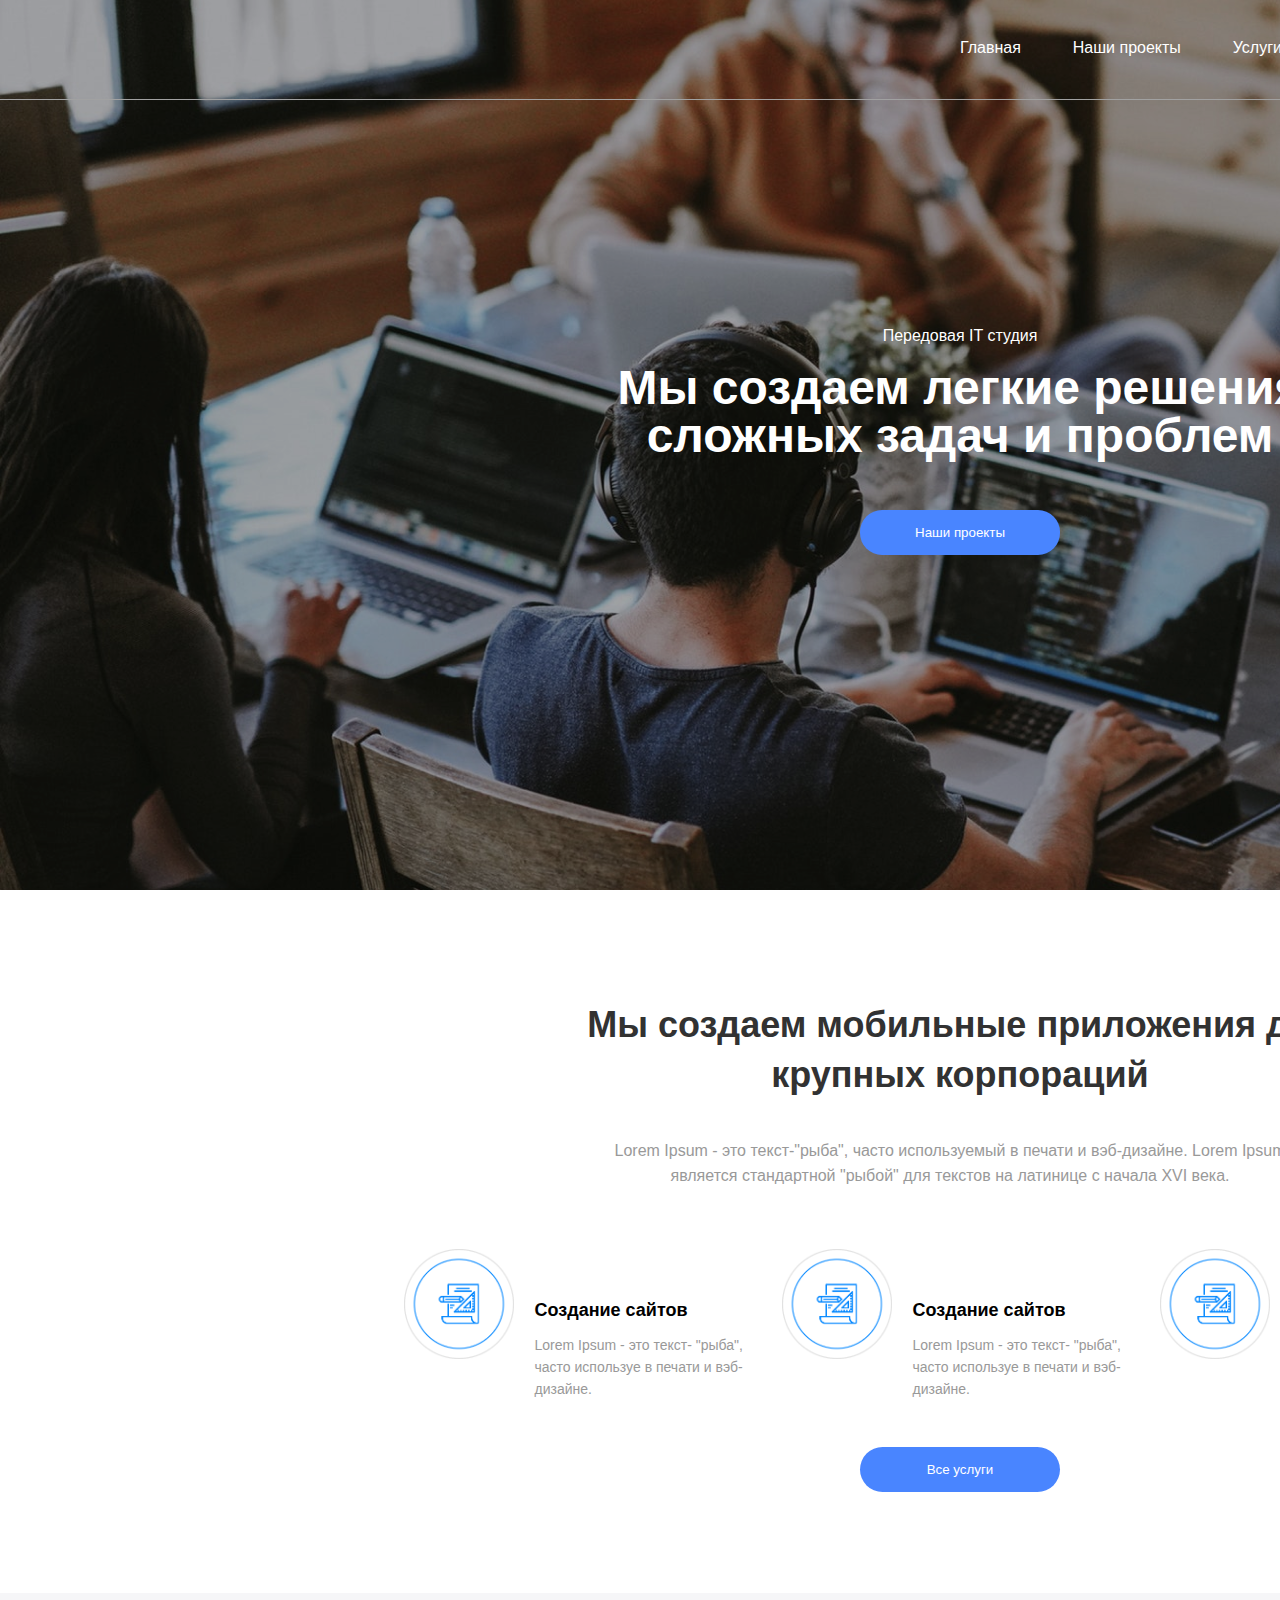
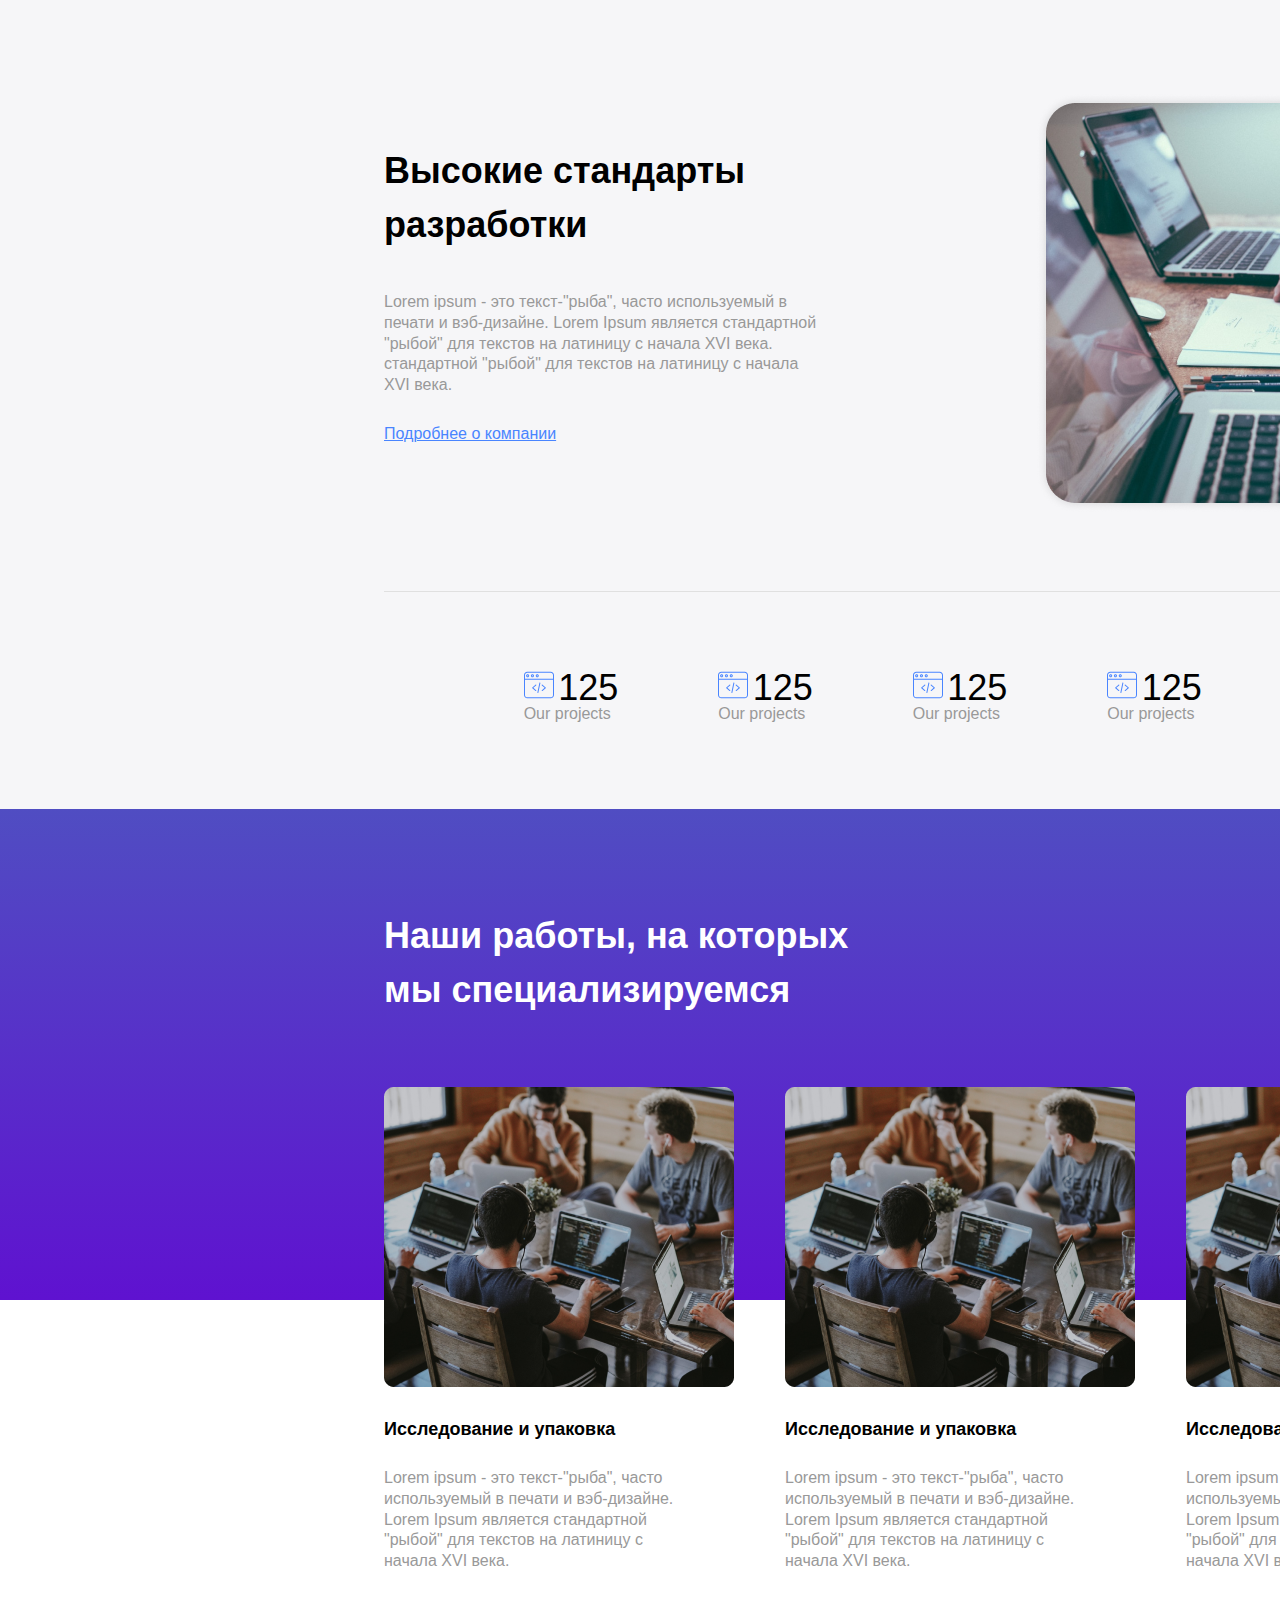
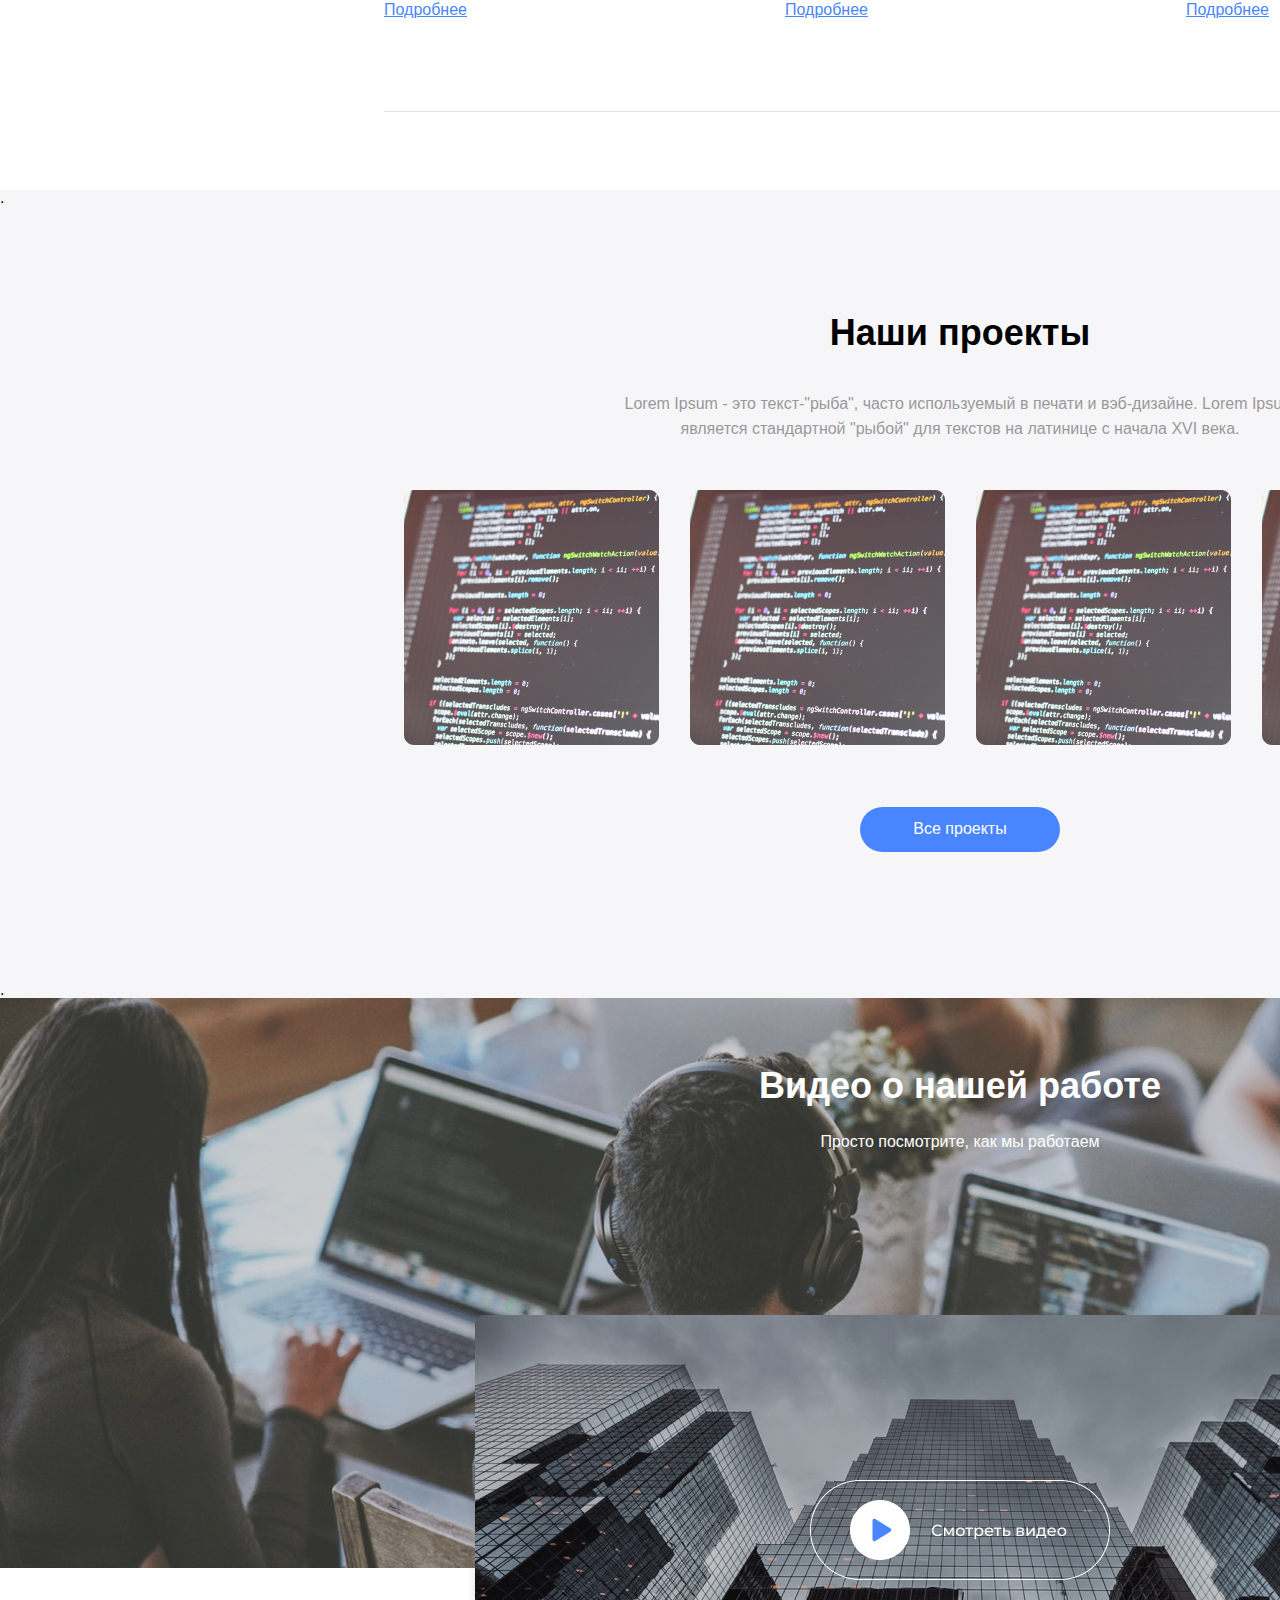
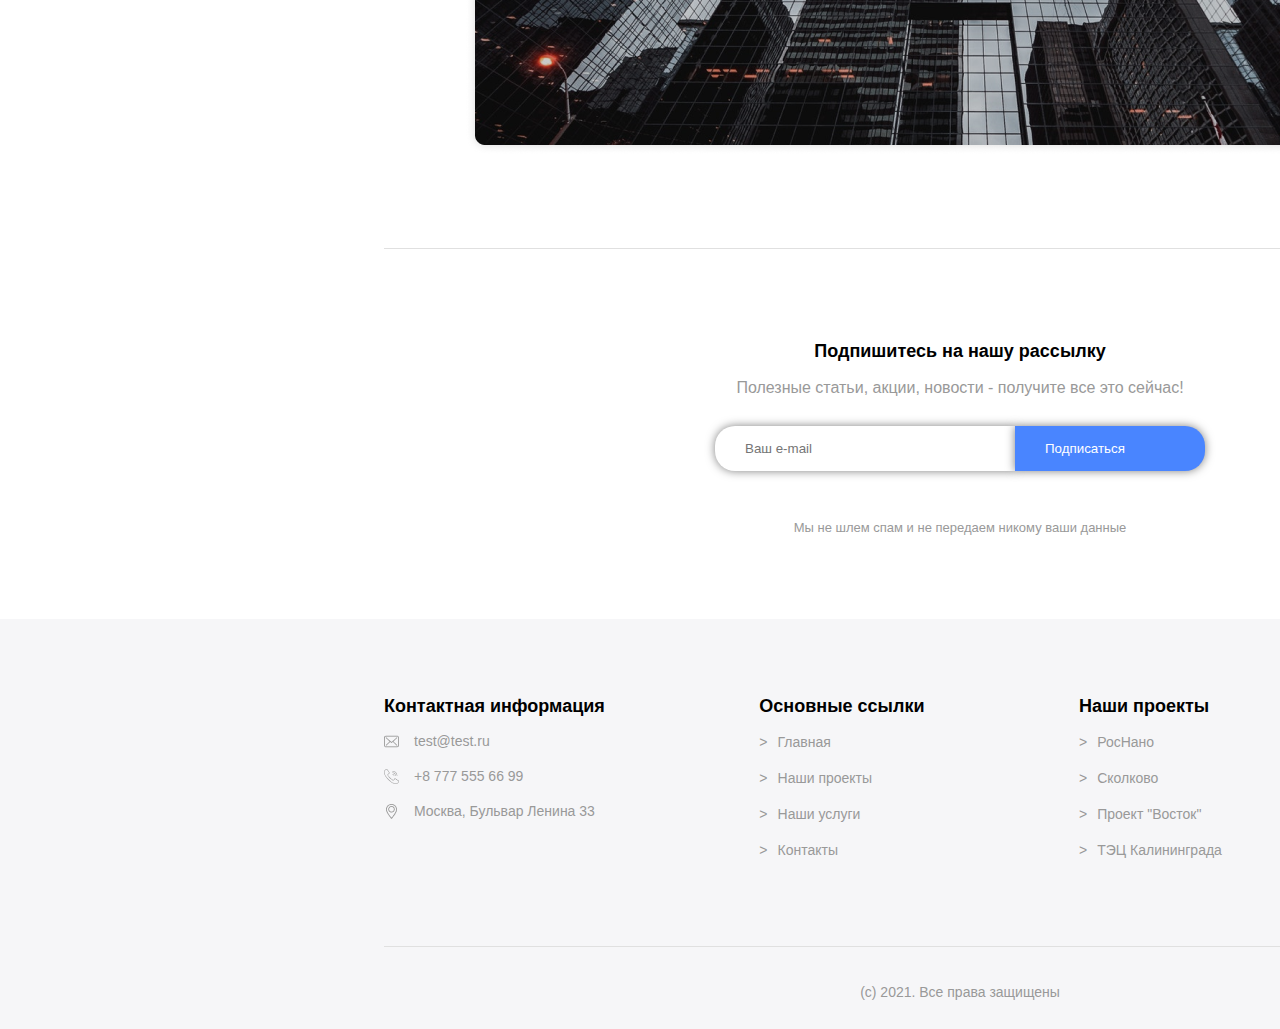
<file: hw4/index.html>
<!DOCTYPE html>
<html lang="ru">
<head>
    <meta charset="UTF-8">
    <meta http-equiv="X-UA-Compatible" content="IE=edge">
    <meta name="viewport" content="width=device-width, initial-scale=1.0">
    <title>Template-4</title>
    <link rel="stylesheet" href="style.css">
</head>
<body>
    
    <!-- header -->
    <section class="section1" id="section1">
       
        <header>
            <nav class="nav-list">
                <ul class="nav-list-group">
                    <li class="nav-list-item">
                        <a class="nav-list-text" href="#">Главная</a>
                    </li>
                    <li class="nav-list-item">
                        <a class="nav-list-text" href="#">Наши проекты</a>
                    </li>
                    <li class="nav-list-item">
                        <a class="nav-list-text" href="#">Услуги</a>
                    </li>
                    <li class="nav-list-item">
                        <a class="nav-list-text" href="#">Новости</a>
                    </li>
                    <li class="nav-list-item">
                        <a class="nav-list-text" href="#">Контакты</a>
                    </li>
                </ul>
            </nav>

            <hr size="1" color="#A1A1A1">

        </header>
             <div class="s1-block1">
                   <h2 class="s1-block1-h">Передовая IT студия</h2>
                   <p class="s1-block1-t">
                         Мы создаем легкие решения
                    </p>
                   <p class="s1-block1-t">
                          сложных задач и проблем
                    </p>
                 <div class="s1-block1-btn">
                       <button  class="s1-block1-btn-style">
                              Наши проекты
                      </button>
                 </div>
             </div>
    </section>   

    <!-- Начало Секция 2 - обо мне + текст -->
    <section class="section2" id="section2">
        
        <div class="s2-block1">
            <div class="s2-block1-ht">
                <div>
                     <h2 class="s2-block1-h">Мы создаем мобильные приложения для крупных корпораций</h2>
                 </div>
                <div>
                    <p class="s2-block1-t">Lorem Ipsum - это текст-"рыба", часто используемый в печати и вэб-дизайне. Lorem Ipsum является стандартной "рыбой" для текстов на латинице с начала XVI века.</p>
                </div>
            </div>

            <div class="s2-block2">
                 
                <div class="s2-block2-pic1">
                       <img class="s2-pic1-par" src="./images/s2-model.png" alt="model-sites">
                 </div>
                    <div class="s2-block2-ht">
                         <h3 class="s2-block2-h">Создание сайтов</h3>
                         <p class="s2-block2-t">Lorem Ipsum - это текст- "рыба", часто используе в печати и вэб-дизайне.</p>
                     </div>
            
                <div class="s2-block2-pic1">
                        <img class="s2-pic1-par" src="./images/s2-model.png" alt="model-sites">
                </div>
                    <div class="s2-block2-ht">
                        <h3 class="s2-block2-h">Создание сайтов</h3>
                        <p class="s2-block2-t">Lorem Ipsum - это текст- "рыба", часто используе в печати и вэб-дизайне.</p>
                     </div>
            
                <div class="s2-block2-pic1">
                        <img class="s2-pic1-par" src="./images/s2-model.png" alt="model-sites">
                </div>
                   <div class="s2-block2-ht">
                        <h3 class="s2-block2-h">Создание сайтов</h3>
                        <p class="s2-block2-t">Lorem Ipsum - это текст- "рыба", часто используе в печати и вэб-дизайне.</p>
                  </div>
            </div>
            
            <div class="s2-block1-btn">
                    <button class="s2-btn">
                        Все услуги
                    </button>
            </div>
        </div>
        
    </section>

    <!-- Начало Секция 3 - проекты - картинки x6 -->
    <section class="section3">
           
        <div class="s3-block1">
            <div class="s3-block2">
                 <h2 class="s3-block2-h">
                    Высокие стандарты<br>
                    разработки
                  </h2>
                <p class="s3-block2-t">
                    Lorem ipsum - это текст-"рыба", часто используемый в<br>
                    печати и вэб-дизайне. Lorem Ipsum является стандартной<br>
                    "рыбой" для текстов на латиницу с начала XVI века.<br>
                    стандартной "рыбой" для текстов на латиницу с начала<br>
                    XVI века.
                </p>
                <a class="s3-block2-href" href="#">
                    Подробнее о компании
                </a>
            </div>

            <div class="s3-block3-pic1">
                <img src="./images/s3-note.png" alt="high-standards">
            </div>
        </div>
        
        <hr size="1" color="#E0E0E0">

        <div class="s3-block4">
                <div>
                     <div class="s3-block4-pic2">
                            <img src="./images/s3-progect125.svg" alt="progect125" width="30px">
                            <a class="s3-block4-h">125</a>
                    </div>
                           <a class="s3-block4-t">Our projects</a>
                </div>

                <div>
                   <div class="s3-block4-pic2">
                         <img src="./images/s3-progect125.svg" alt="progect125" width="30px">
                         <a class="s3-block4-h">125</a>
                    </div>
                          <a class="s3-block4-t">Our projects</a>
                </div>

                <div>
                    <div class="s3-block4-pic2">
                        <img src="./images/s3-progect125.svg" alt="progect125" width="30px">
                        <a class="s3-block4-h">125</a>
                    </div>
                         <a class="s3-block4-t">Our projects</a>
                </div>

                <div>
                    <div class="s3-block4-pic2">
                        <img src="./images/s3-progect125.svg" alt="progect125" width="30px">
                        <a class="s3-block4-h">125</a>
                    </div>
                         <a class="s3-block4-t">Our projects</a>
                </div>

                <div>
                     <div class="s3-block4-pic2">
                         <img src="./images/s3-progect125.svg" alt="progect125" width="30px">
                         <a class="s3-block4-h">125</a>
                    </div>
                         <a class="s3-block4-t">Our projects</a>
                </div>
        </div>
    </section>

    <!-- Начало Секция 4 - мои навыки + фото -->
    <section class="section4" id="section4">
        
             <div class="s4-block1">
                 <h2 class="s4-block1-h">
                     Наши работы, на которых<br>
                        мы специализируемся
                 </h2>
                      <button  class="s4-block1-btn">
                           Все услуги
                     </button>
             </div>

            <div class="s4-block2">
               <div>
                    <img src="./images/s4-it.png" alt="picture-it">
                        <h3 class="s4-block2-h">Исследование и упаковка</h3>
                           <p class="s4-block2-t">
                              Lorem ipsum - это текст-"рыба", часто<br>
                              используемый в печати и вэб-дизайне.<br>
                              Lorem Ipsum является стандартной<br>
                              "рыбой" для текстов на латиницу с<br>
                               начала XVI века.
                           </p>
                        <a href="#" class="s4-block2-href">Подробнее</a>
                </div>
                <div>
                    <img src="./images/s4-it.png" alt="picture-it">
                        <h3 class="s4-block2-h">Исследование и упаковка</h3>
                           <p class="s4-block2-t">
                              Lorem ipsum - это текст-"рыба", часто<br>
                              используемый в печати и вэб-дизайне.<br>
                              Lorem Ipsum является стандартной<br>
                              "рыбой" для текстов на латиницу с<br>
                               начала XVI века.
                           </p>
                        <a href="#" class="s4-block2-href">Подробнее</a>
                </div>
                <div>
                    <img src="./images/s4-it.png" alt="picture-it">
                        <h3 class="s4-block2-h">Исследование и упаковка</h3>
                           <p class="s4-block2-t">
                              Lorem ipsum - это текст-"рыба", часто<br>
                              используемый в печати и вэб-дизайне.<br>
                              Lorem Ipsum является стандартной<br>
                              "рыбой" для текстов на латиницу с<br>
                               начала XVI века.
                           </p>
                        <a href="#" class="s4-block2-href">Подробнее</a>
                </div>
        </div>
        <hr size="1" color="#E0E0E0">
    </section>

    <!-- Начало Секция 5 - Как я работаю - заголовок + текст + видео -->
    <section class="section5" id="section5">.
        
        <div class="s5-block1">
            <div class="s5-block1-ht">
                <div>
                     <h2 class="s5-block1-h">Наши проекты</h2>
                 </div>
                <div>
                    <p class="s5-block1-t">Lorem Ipsum - это текст-"рыба", часто используемый в печати и вэб-дизайне. Lorem Ipsum является стандартной "рыбой" для текстов на латинице с начала XVI века.</p>
                </div>
            </div>

            <div class="s5-block2">
                 
                <div class="s5-block2-pic1">
                       <img class="s5-pic1-par" src="./images/s5-projects.png" alt="проекты сайтов">
                </div>
                <div class="s5-block2-pic1">
                    <img class="s5-pic1-par" src="./images/s5-projects.png" alt="проекты сайтов">
                </div>
                <div class="s5-block2-pic1">
                    <img class="s5-pic1-par" src="./images/s5-projects.png" alt="проекты сайтов">
                </div>
                <div class="s5-block2-pic1">
                    <img class="s5-pic1-par" src="./images/s5-projects.png" alt="проекты сайтов">
                </div>
                   
            </div>
            
            <div class="s5-block1-btn">
                    <button class="s5-btn">
                        Все проекты
                    </button>
            </div>
        </div>
    .    
    </section>

    <!-- Начало Секция 6 - картинки с наведением eye x6 -->
    <section class="section6">
            
            <h2 class="s6-block1-h">Видео о нашей работе</h2>
            <p class="s6-block1-t">Просто посмотрите, как мы работаем</p>

            <div class="s6-block1-pic1">
               <img src="./images/s6-video.png" alt="s6-video" class="s6-video">
               <img src="./images/s6-btn-play.png" alt="btn-play" class="s6-btn-play">
            </div>

         <hr size="1" color="#E0E0E0">

              <h3 class="s6-block2-h">Подпишитесь на нашу рассылку</h3>
              <p class="s6-block2-t1">Полезные статьи, акции, новости - получите все это сейчас!</p>

        <form class="s6-block2-subs" action="">
            <input class="s6-block2-email" id="email" type="email" name="email" placeholder="Ваш e-mail">
            <input class="s6-block2-btn2" type="btn2" value="Подписаться">
        </form>

        <p class="s6-block2-t2">Мы не шлем спам и не передаем никому ваши данные</p>
        
    </section>

    <!-- Начало Секция 7 - форма обратной связи -->
    <section class="section7" id="section7">

    </section>

    <!-- Начало Footer -->
    <footer class="footer">
        <div class="f-block1">
            <div>
                <h3 class="f-block1-h">Контактная информация</h3>
                <div class="f-block1-t1"><img src="./images/f-email.png" alt="email"><p class="footer-text">test@test.ru</p></div>
                <div class="f-block1-t1"><img src="./images/f-phone.png" alt="phone"><p class="footer-text">+8 777 555 66 99</p></div>
                <div class="f-block1-t1"><img src="./images/f-point.png" alt="point"><p class="footer-text">Москва, Бульвар Ленина 33</p></div>
            </div>

            <div>
                <h3 class="f-block1-h">Основные ссылки</h3>
                <nav>
                    <ul>
                        <li><a href="#" class="f-block1-nav">Главная</a></li>
                        <li><a href="#" class="f-block1-nav">Наши проекты</a></li>
                        <li><a href="#" class="f-block1-nav">Наши услуги</a></li>
                        <li><a href="#" class="f-block1-nav">Контакты</a></li>
                    </ul>
                </nav>
            </div>

            <div>
                <h3 class="f-block1-h">Наши проекты</h3>
                <nav>
                    <ul>
                        <li><a href="#" class="f-block1-nav">РосНано</a></li>
                        <li><a href="#" class="f-block1-nav">Сколково</a></li>
                        <li><a href="#" class="f-block1-nav">Проект "Восток"</a></li>
                        <li><a href="#" class="f-block1-nav">ТЭЦ Калининграда</a></li>
                    </ul>
                </nav>
            </div>

            <div>
                <h3 class="f-block1-h">Социальные сети</h3>
                <nav>
                    <ul>
                        <li><a href="#" class="f-block1-nav">VK.com</a></li>
                        <li><a href="#" class="f-block1-nav">Instagram</a></li>
                        <li><a href="#" class="f-block1-nav">Facebook</a></li>
                        <li><a href="#" class="f-block1-nav">Twitter</a></li>
                    </ul>
                </nav>
            </div>
        </div>
                <hr size="1" color="#E0E0E0">

                 <p class="f-block1-c">(с) 2021. Все права защищены </p>
    </footer>
    
</body>
</html>
</file>
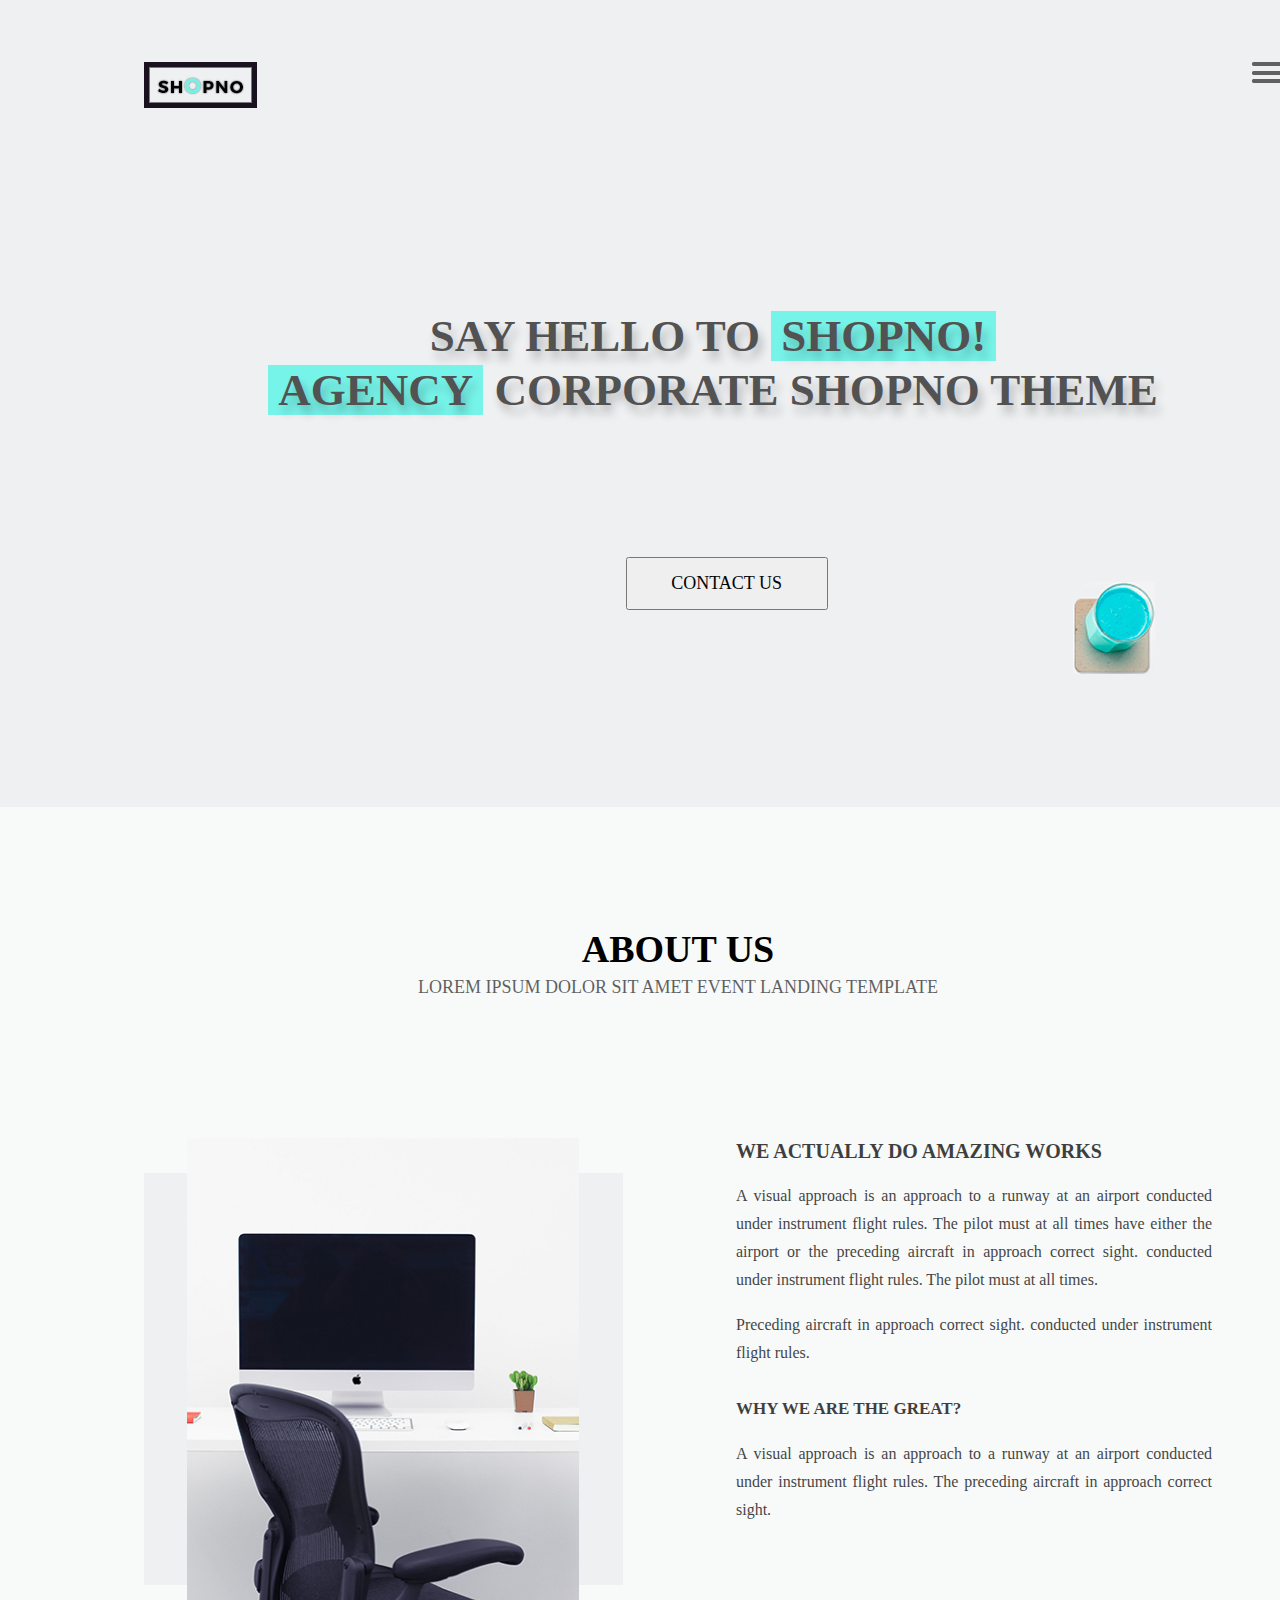
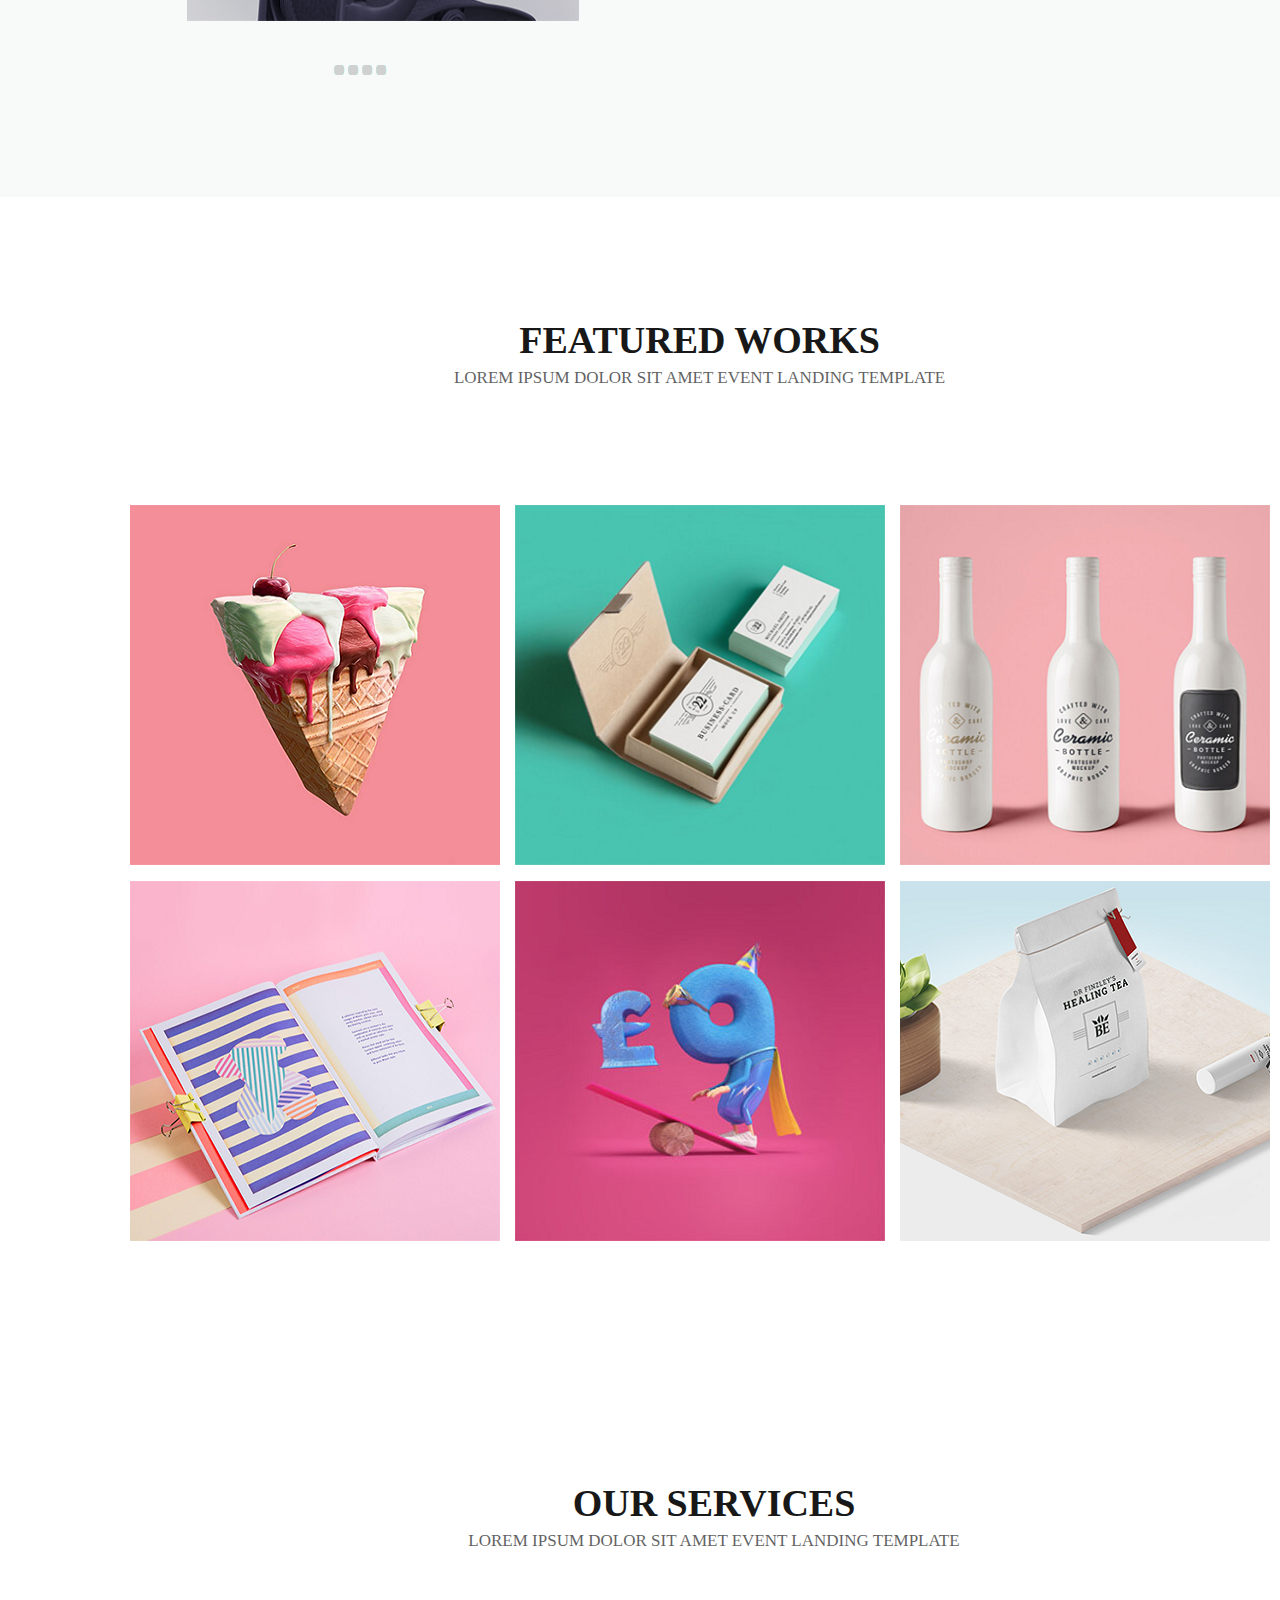
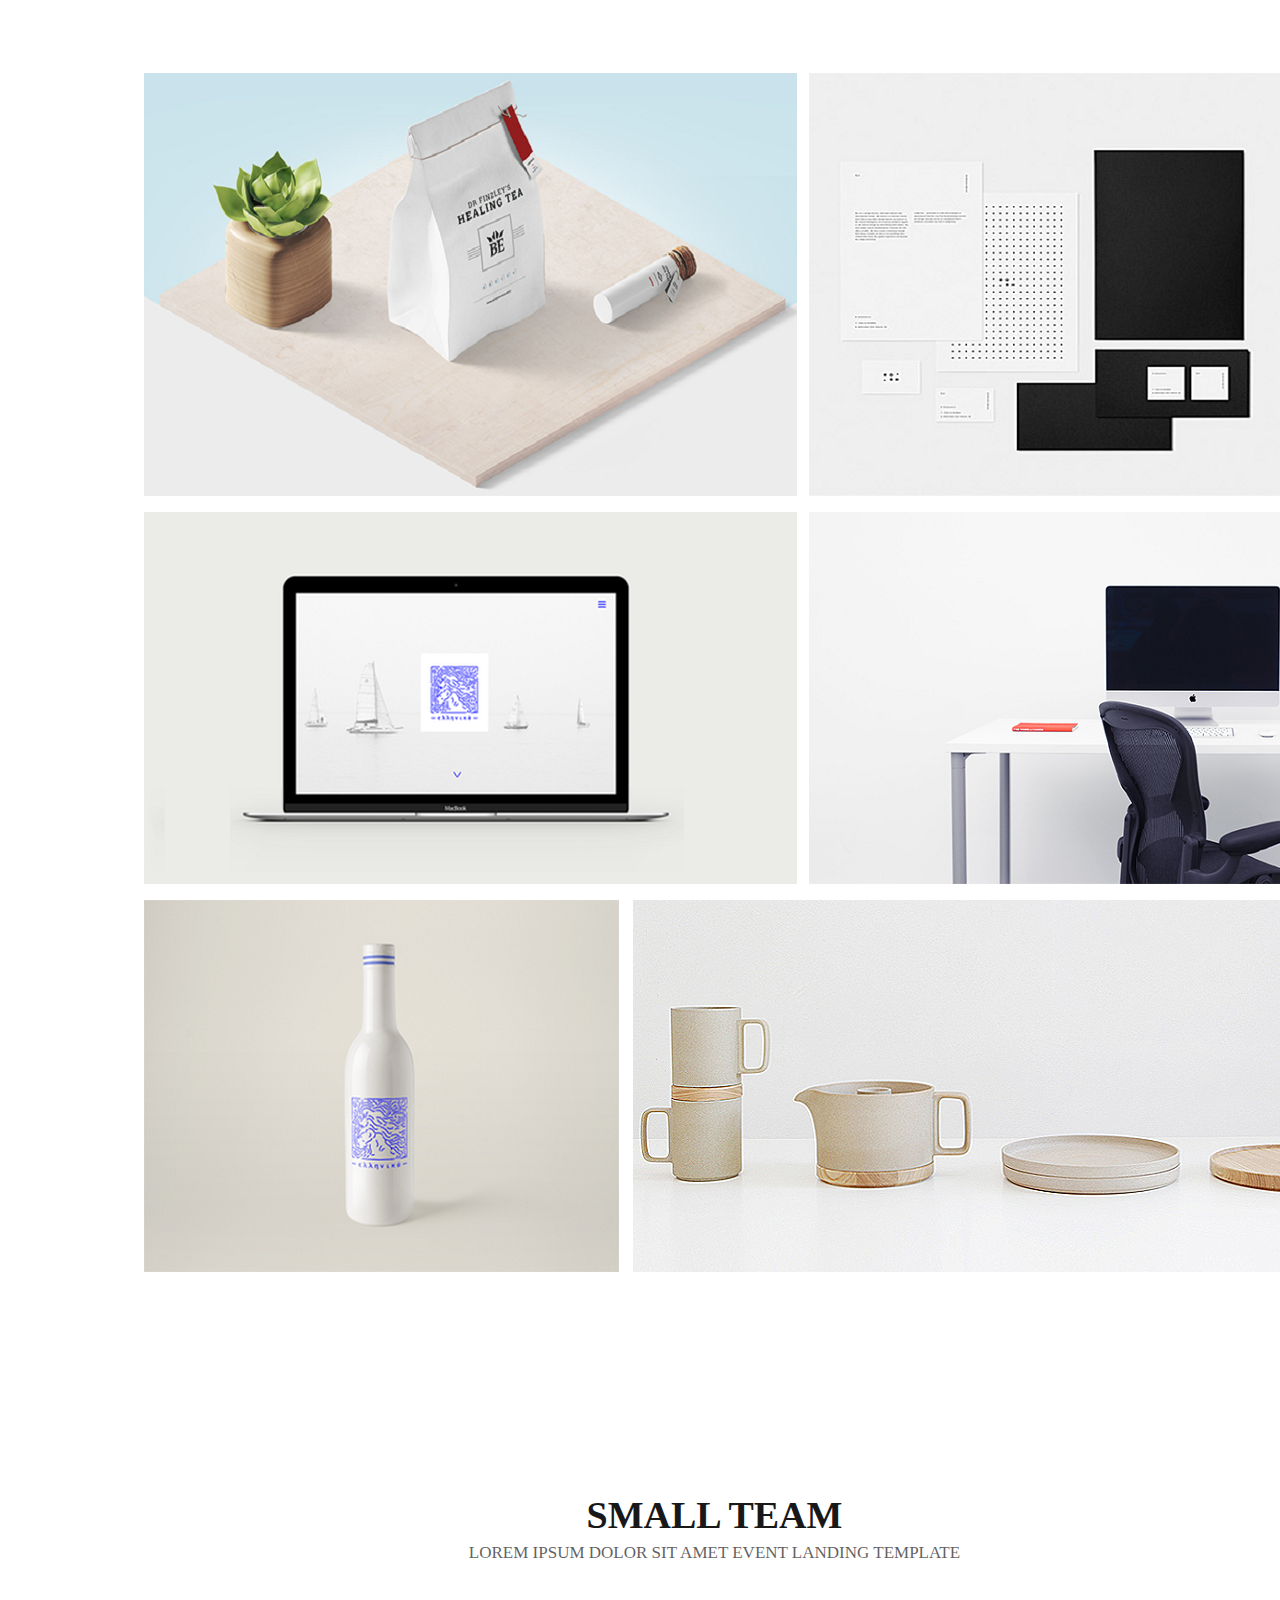
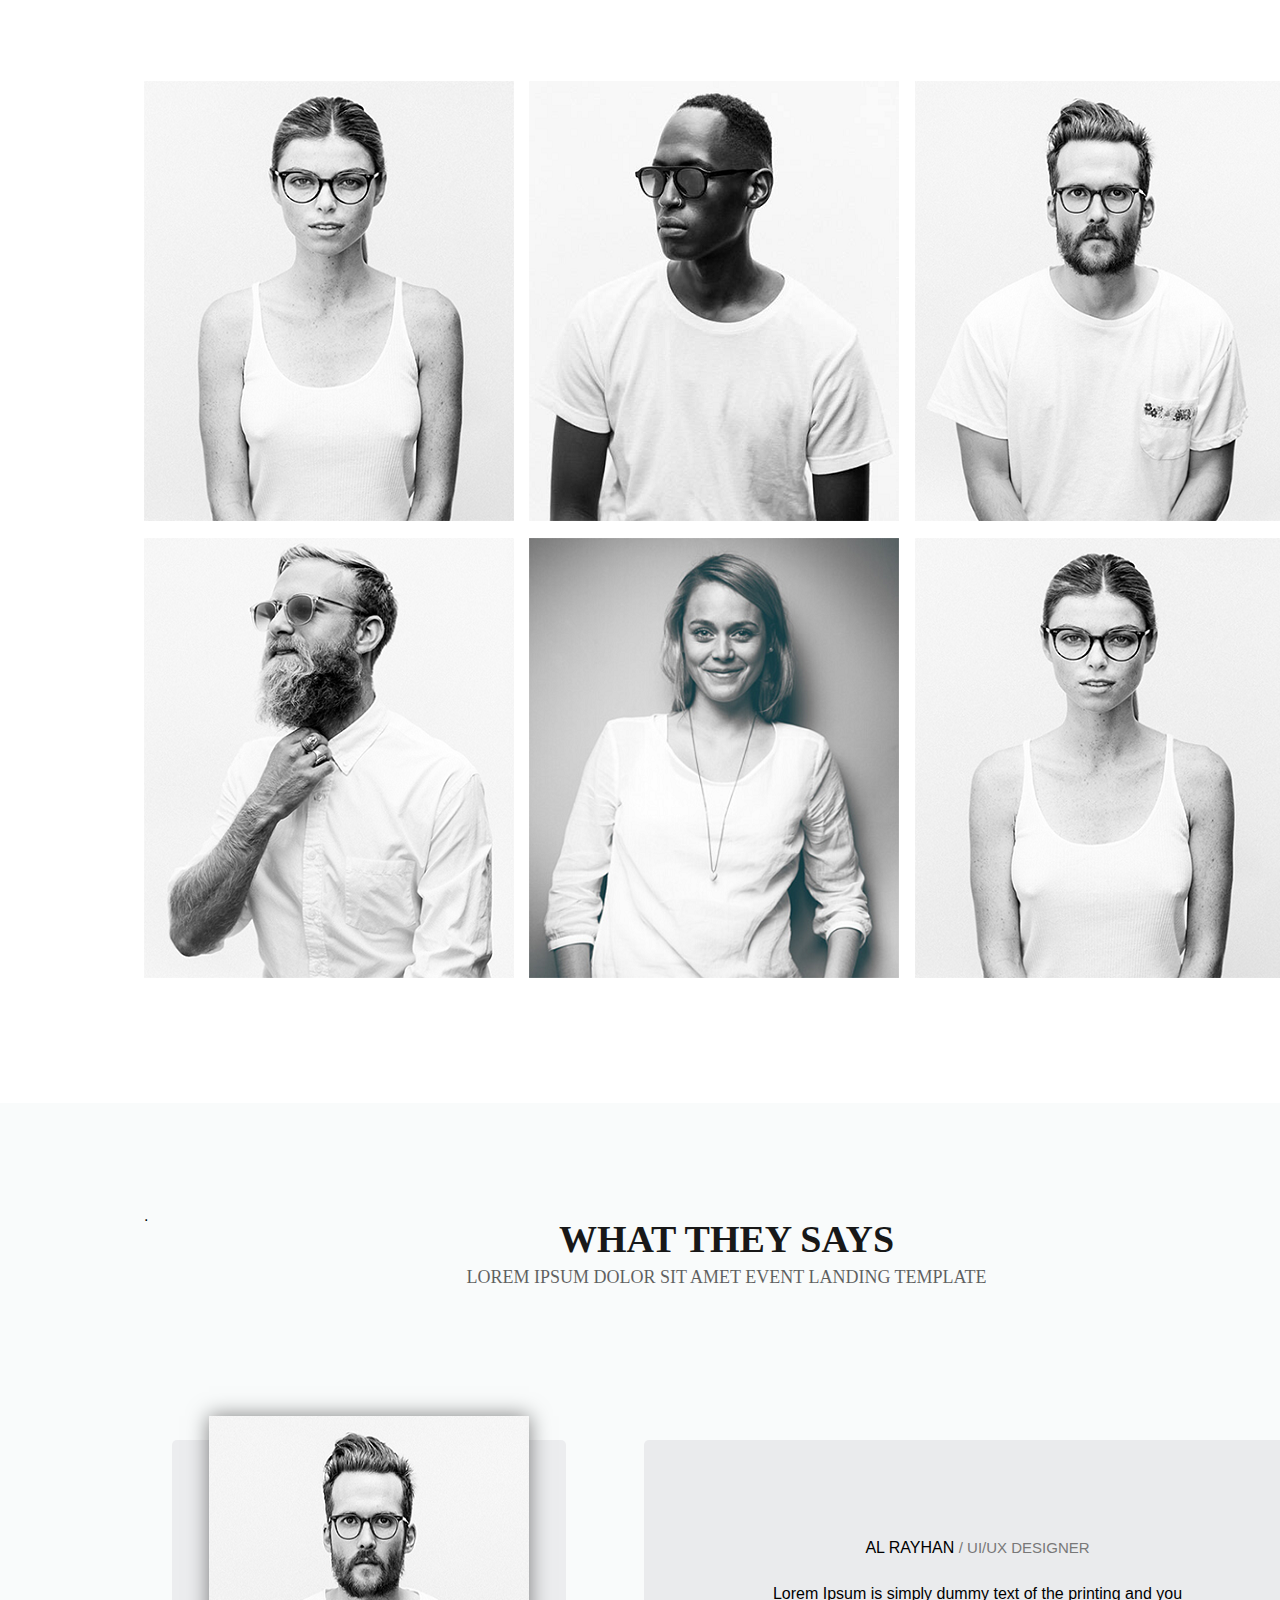
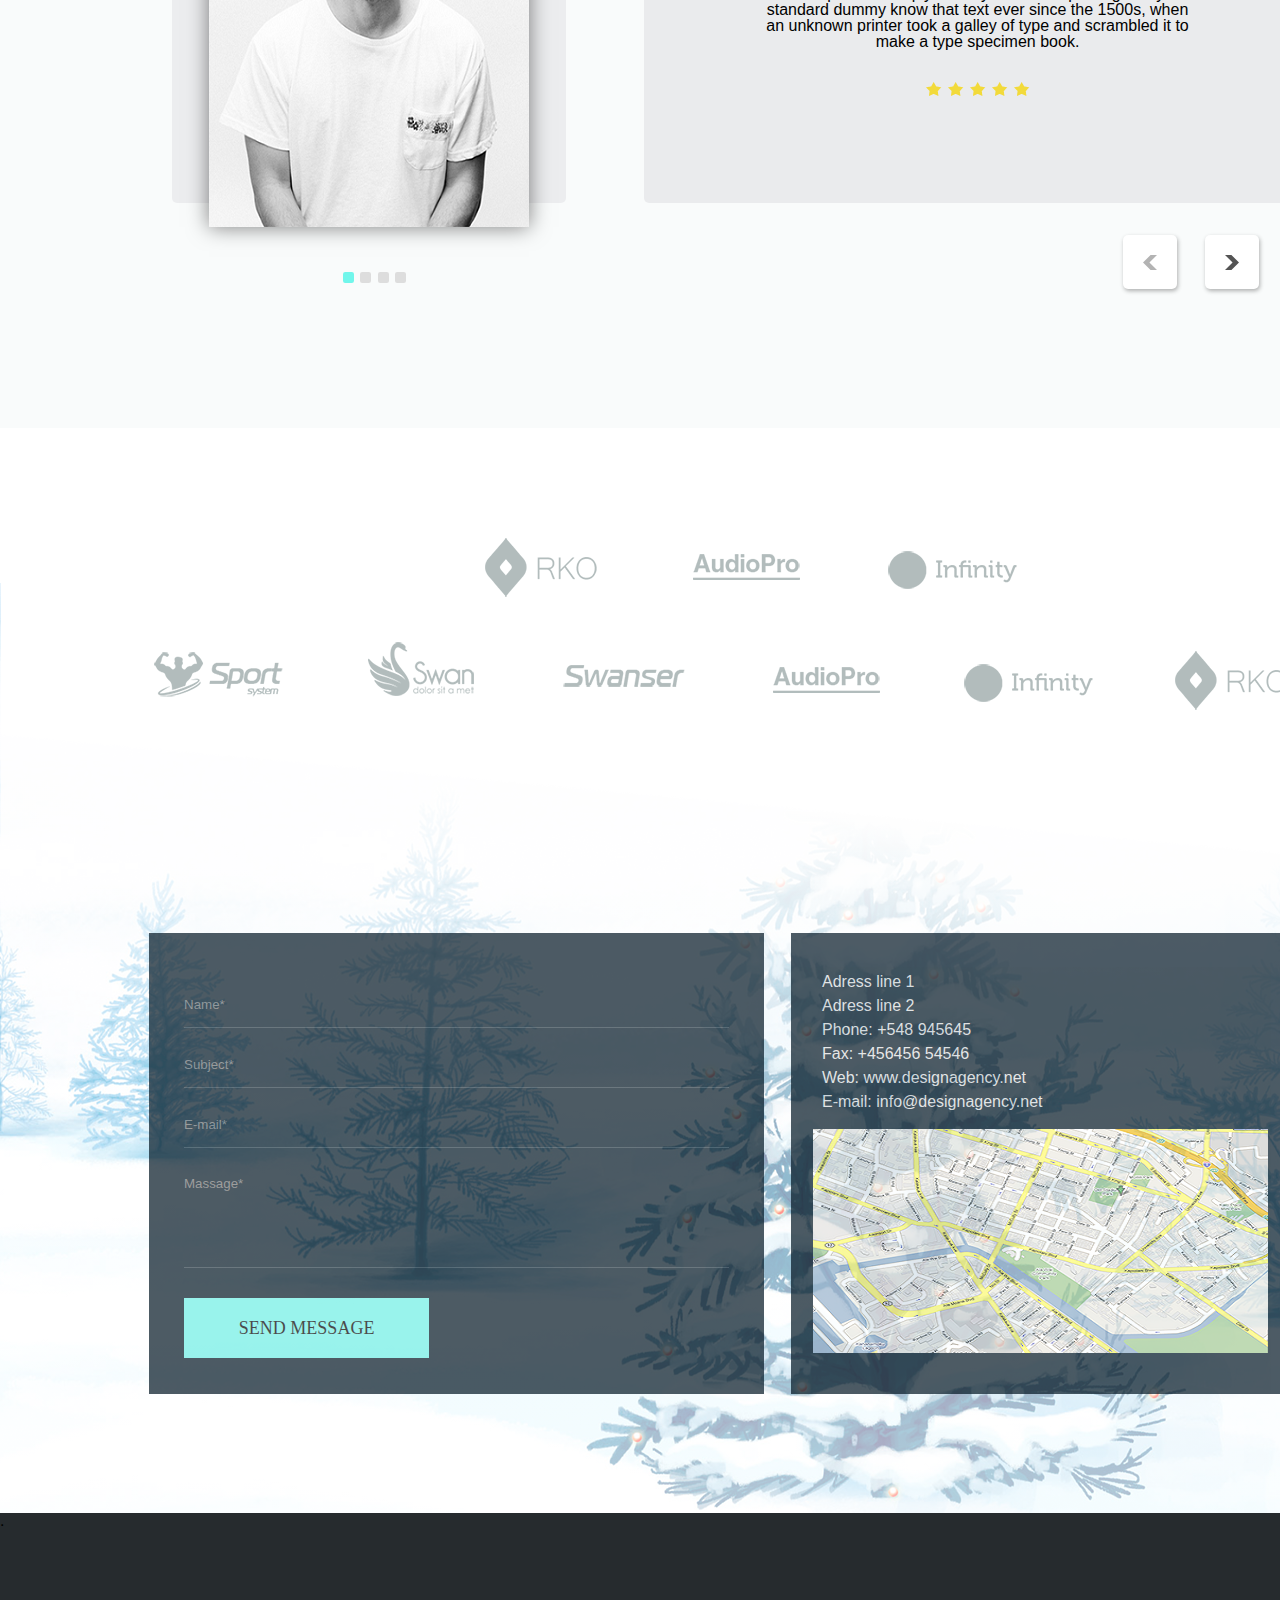
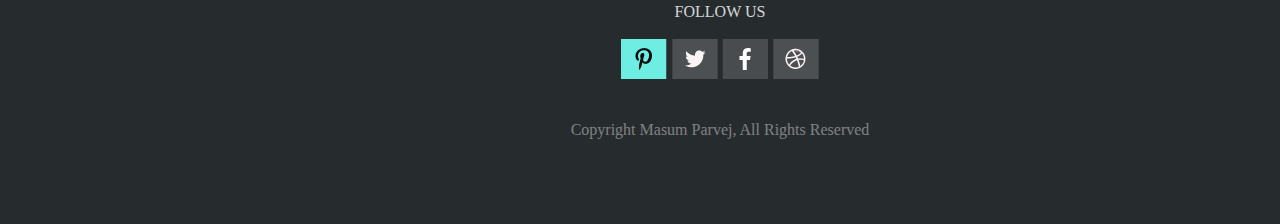
<file: hw5/index.html>
<!DOCTYPE html>
<html lang="en">
<head>
    <meta charset="UTF-8">
    <meta http-equiv="X-UA-Compatible" content="IE=edge">
    <meta name="viewport" content="width=device-width, initial-scale=1.0">
    <title>Template-5</title>
    <link rel="stylesheet" href="style.css">
</head>
<body>
    
    <!-- header -->
    <section class="section1" id="section1">
      
        <div class="s1-block1">
            <div class="s1-grid-logo">
                <img class="s1-block1-logo" src="./images/s1-logo.png" alt="s1-logo"> 
            </div>
            <div class="s1-grid-menu">
                <img class="s1-block1-menu" src="./images/s1-menu.png" alt="s1-menu">
            </div>
            <div class="s1-grid-text">
                <h2>Say Hello to <span class="s1-block1-styletext">SHOPNO!</span></h2>
                <h2> <span class="s1-block1-styletext">Agency</span>   CORPORATE SHOPNO Theme</h2> 
            </div>
            <div class="s1-grid-btn">
                <button class="s1-block1-btn">
                    CONTACT US
                </button>
            </div>
            <div class="s1-grid-pic1">
                <img class="s1-block1-pic1" src="./images/s1-pic1.png" alt="s1-pic1">
            </div>
                   
    </section>   

    <!-- Начало Секция 2 - О нас -->
    <section class="section2" id="section2">
        <div class="s2-block1">
            <div class="s2-grid-text">
                <h2 class="s2-block1-h1">ABOUT US</h2>
                <p class="s2-block1-t1">Lorem ipsum dolor sit amet event landing template</p>
            </div>
            <div class="s2-grid-pic1">
                <img class="s2-block1-bgpic1" src="./images/s2-bgpic1.png" alt="imacbg">
                <img class="s2-block1-pic2" src="./images/s2-pic2.png" alt="imac">
            </div>
            <div class="s2-grid-allpoints">
                <div class="s2-grid-point">
                    <img class="s2-block1-greypic3" src="./images/s2-greypic3.png" alt="pointgrey">
                    <img class="s2-block1-bluepic4" src="./images/s2-bluepic4.png" alt="pointblue">
                </div>
                <div class="s2-grid-point">
                    <img class="s2-block1-greypic3" src="./images/s2-greypic3.png" alt="pointgrey">
                    <img class="s2-block1-bluepic4" src="./images/s2-bluepic4.png" alt="pointblue">
                </div>
                <div class="s2-grid-point">
                     <img class="s2-block1-greypic3" src="./images/s2-greypic3.png" alt="pointgrey">
                    <img class="s2-block1-bluepic4" src="./images/s2-bluepic4.png" alt="pointblue">
                </div>
                <div class="s2-grid-point">
                    <img class="s2-block1-greypic3" src="./images/s2-greypic3.png" alt="pointgrey">
                    <img class="s2-block1-bluepic4" src="./images/s2-bluepic4.png" alt="pointblue">
                </div>
            </div>
            <div class="s2-grid-text2">
                <h2 class="s2-block1-h2">We Actually Do amazing works</h2>
                <p class="s2-block1-t2">A visual approach is an approach to a runway at an airport 
                    conducted under instrument flight rules. The pilot must at all times have either the airport or the preceding aircraft in approach correct sight. conducted under instrument flight rules. The pilot must at all times.
                </p>   
                <p class="s2-block1-t2"> Preceding aircraft in approach correct sight. conducted under instrument flight rules.
                    </p>
                <h2 class="s2-block1-h3">why we are the great?</h2>
                <p class="s2-block1-t2">A visual approach is an approach to a runway at an airport 
                    conducted under instrument flight rules.
                    The preceding aircraft in approach correct sight.
                    </p>
            </div>
         </div>

    </section>

    <!-- Начало Секция 3 - Works -->
    <section class="section3">

        <div class="s3-block1">
            <div class="s3-grid-text">
                <h2 class="s3-block1-h">featured works</h2>
                <p class="s3-block1-t">Lorem ipsum dolor sit amet event landing template</p>
            </div>
            <div class="s3-grid-pic1">
                <img class="s3-block1-pic1" src="./images/s3-pic1.png" alt="s3-pic1">
            </div>
            <div class="s3-grid-pic2">
                <img class="s3-block1-pic2" src="./images/s3-pic2.png" alt="s3-pic2">
            </div>
            <div class="s3-grid-pic3">
                <img class="s3-block1-pic3" src="./images/s3-pic3.png" alt="s3-pic3">
            </div>
            <div class="s3-grid-pic4">
                <img class="s3-block1-pic4" src="./images/s3-pic4.png" alt="s3-pic4">
            </div>
            <div class="s3-grid-pic5">
                <img class="s3-block1-pic5" src="./images/s3-pic5.png" alt="s3-pic5">
            </div>
            <div class="s3-grid-pic6">
                <img class="s3-block1-pic6" src="./images/s3-pic6.png" alt="s3-pic6">
            </div>
         </div>   
     </section>

    <!-- Начало Секция 4 - our services -->
    <section class="section4" id="section4">
        
        <div class="s4-block1">
            <div class="s4-grid-text">
                <h2 class="s4-block1-h">our services</h2>
                <p class="s4-block1-t">Lorem ipsum dolor sit amet event landing template</p>
            </div>
           
            <div class="s4-grid-pic1" id="s4-out1">
                <img class="s4-block1-pic1" src="./images/s4-pic1.png" alt="s4-pic1">
                <div class="s4-block1-ht1">
                    <h2 class="s4-block1-h1-l1">Designing is The CooL LOVE FOR.</h2>
                    <p class="s4-block1-t1-l1">Our most popular service is our Virtual Receptionist. We know that sometimes it’s something and you middle most this job was posted less than five minutes ago, and we think it’s a good match for you. If you submit a proposal now, you’ll be one of the first candidates. You may even catch the client while they’re still online.</p>
                    <a class="s4-block1-btn1" href="#s4-in1"><h2>Know more</h2></a>
                </div>
                <div id="s4-in1" class="window1 ">
                    <h2 class="s4-block1-h1-l2">Designing is The CooL LOVE FOR.</h2>
                    <p class="s4-block1-t1-l2">Our most popular service is our Virtual Receptionist. We know that sometimes it’s something and you middle most this job was posted less than five minutes ago, and we think it’s a good match for you. If you submit a proposal now, you’ll be one of the first candidates. You may even catch the client while they’re still online.</p>
                    <a class="s4-block1-btn2" href="#s4-out1">X</a>
                </div>
            </div>

            <div class="s4-grid-pic2" id="s4-out2">
                <img class="s4-block1-pic1" src="./images/s4-pic2.png" alt="s4-pic2">
                <div class="s4-block1-ht1">
                    <h2 class="s4-block1-h1-l1r">cool psd Design</h2>
                    <p class="s4-block1-t1-l1">Our most popular service is our we know that sometimes it’s something and you middle most..</p>
                    <a class="s4-block1-btn1" href="#s4-in2"><h2>Know more</h2></a>
                </div>
                <div id="s4-in2" class="window1 ">
                    <h2 class="s4-block1-h1-l2">cool psd Design</h2>
                    <p class="s4-block1-t1-l2">Our most popular service is our we know that sometimes it’s something and you middle most..</p>
                    <a class="s4-block1-btn2" href="#s4-out2">X</a>
                </div>
            </div>

            <div class="s4-grid-pic3" id="s4-out3">
                <img class="s4-block1-pic3" src="./images/s4-pic3.png" alt="s4-pic3">
                <div class="s4-block1-ht1">
                    <h2 class="s4-block1-h1-l1r">Designing is The Cool</h2>
                    <p class="s4-block1-t1-l1">Our most popular service is our Virtual Receptionist. We know that ...</p>
                    <a class="s4-block1-btn1" href="#s4-in3"><h2>Know more</h2></a>
                </div>
                <div id="s4-in3" class="window1 ">
                    <h2 class="s4-block1-h1-l2">Designing is The Cool</h2>
                    <p class="s4-block1-t1-l2">Our most popular service is our Virtual Receptionist. We know that ...</p>
                    <a class="s4-block1-btn2" href="#s4-out3">X</a>
                </div>
            </div>

            <div class="s4-grid-pic4" id="s4-out4">
                <img class="s4-block1-pic4" src="./images/s4-pic4.png" alt="s4-pic4">
                <div class="s4-block1-ht1">
                    <h2 class="s4-block1-h1-l1r">PSD TO HTML KORI</h2>
                    <p class="s4-block1-t1-l1">We know that sometimes it’s something and you middle most..</p>
                    <a class="s4-block1-btn1" href="#s4-in4"><h2>Know more</h2></a>
                </div>
                <div id="s4-in4" class="window1">
                    <h2 class="s4-block1-h1-l2">PSD TO HTML KORI</h2>
                    <p class="s4-block1-t1-l2">We know that sometimes it’s something and you middle most..</p>
                    <a class="s4-block1-btn2" href="#s4-out4">X</a>
                </div>
            </div>

            <div class="s4-grid-pic5" id="s4-out5">
                <img class="s4-block1-pic5" src="./images/s4-pic5.png" alt="s4-pic5">
                <div class="s4-block1-ht1">
                    <h2 class="s4-block1-h1-l1r">cool psd Design</h2>
                    <p class="s4-block1-t1-l1">Our most popular service is our new virtual Receptionist you middle most..</p>
                    <a class="s4-block1-btn1" href="#s4-in5"><h2>Know more</h2></a>
                </div>
                <div id="s4-in5" class="window1">
                    <h2 class="s4-block1-h1-l2">cool psd Design</h2>
                    <p class="s4-block1-t1-l2">Our most popular service is our new virtual Receptionist you middle most..</p>
                    <a class="s4-block1-btn2" href="#s4-out5">X</a>
                </div>
            </div>

            <div class="s4-grid-pic6" id="s4-out6">
                <img class="s4-block1-pic6" src="./images/s4-pic6.png" alt="s4-pic6">
                <div class="s4-block1-ht1">
                    <h2 class="s4-block1-h1-l1r">Designing is The Cool FOR</h2>
                    <p class="s4-block1-t1-l1">Our most popular service is our Virtual Receptionist. We know that sometimes it’s something and you middle most..</p>
                    <a class="s4-block1-btn1" href="#s4-in6"><h2>Know more</h2></a>
                </div>
                <div id="s4-in6" class="window1">
                    <h2 class="s4-block1-h1-l2">Designing is The Cool FOR</h2>
                    <p class="s4-block1-t1-l2">Our most popular service is our Virtual Receptionist. We know that sometimes it’s something and you middle most..</p>
                    <a class="s4-block1-btn2" href="#s4-out6">X</a>
                </div>
            </div>
         </div>   
    </section>

    <!-- Начало Секция 5 - Small Team -->
    <section class="section5" id="section5">

        <div class="s5-block1">

            <div class="s5-box1-ht1">
                <h2 class="s5-box1-h1">small team</h2>
                <p class="s5-box1-t1">Lorem ipsum dolor sit amet event landing template</p>
            </div>
            
            <div class="s5-box2">
                <img class="s5-box2-pic1" src="./images/s5-team1.png" alt="team1">
                <div class="s5-boxre6-hti">
                    <h2 class="s5-boxre6-h1">AL RAYHAN<a class="s5-boxre6-h2"> / UI Designer</a></h2>
                    <p class="s5-boxre6-t1">Lorem Ipsum is not simply is  an action designer random text
                        It has roots in a piece. </p>
                <div class="s5-boxre6-href1">
                    <a href="#facebook" class="s5-facebook"><img src="./images/s5-href1.png" alt="facebook" width="8px" height="13px"></a>
                    <a href="#twitter" class="s5-twitter"><img src="./images/s5-href2.png" alt="twitter" width="13px" height="10px"></a>
                    <a href="#ball" class="s5-ball"><img src="./images/s5-href3.png" alt="ball" width="12px" height="12px"></a>
                    <a href="#mail" class="s5-mail"><img src="./images/s5-href4.png" alt="mail" width="15px" height="11px"></a>
                </div>
                </div>
            </div>

            <div class="s5-box3">
                <img class="s5-box3-pic2" src="./images/s5-team2.png" alt="team2">
                <div class="s5-boxre6-hti">
                    <h2 class="s5-boxre6-h1">AL RAYHAN <a class="s5-boxre6-h2"> / UI Designer</a></h2>
                    <p class="s5-boxre6-t1">Lorem Ipsum is not simply is  an action designer random text
                        It has roots in a piece. </p>
                <div class="s5-boxre6-href1">
                    <a href="#facebook" class="s5-facebook"><img src="./images/s5-href1.png" alt="facebook" width="8px" height="13px"></a>
                    <a href="#twitter" class="s5-twitter"><img src="./images/s5-href2.png" alt="twitter" width="13px" height="10px"></a>
                    <a href="#ball" class="s5-ball"><img src="./images/s5-href3.png" alt="ball" width="12px" height="12px"></a>
                    <a href="#mail" class="s5-mail"><img src="./images/s5-href4.png" alt="mail" width="15px" height="11px"></a>
                </div>
                </div>
            </div>

            <div class="s5-box4">
                <img class="s5-box4-pic3" src="./images/s5-team3.png" alt="team3">
                <div class="s5-boxre6-hti">
                    <h2 class="s5-boxre6-h1">AL RAYHAN <a class="s5-boxre6-h2"> / UI Designer</a></h2>
                    <p class="s5-boxre6-t1">Lorem Ipsum is not simply is  an action designer random text
                        It has roots in a piece. </p>
                <div class="s5-boxre6-href1">
                    <a href="#facebook" class="s5-facebook"><img src="./images/s5-href1.png" alt="facebook" width="8px" height="13px"></a>
                    <a href="#twitter" class="s5-twitter"><img src="./images/s5-href2.png" alt="twitter" width="13px" height="10px"></a>
                    <a href="#ball" class="s5-ball"><img src="./images/s5-href3.png" alt="ball" width="12px" height="12px"></a>
                    <a href="#mail" class="s5-mail"><img src="./images/s5-href4.png" alt="mail" width="15px" height="11px"></a>
                </div>
                </div>
            </div>

            <div class="s5-box5">
                <img class="s5-box5-pic4" src="./images/s5-team4.png" alt="team4">
                <div class="s5-boxre6-hti">
                    <h2 class="s5-boxre6-h1">AL RAYHAN <a class="s5-boxre6-h2"> / UI Designer</a></h2>
                    <p class="s5-boxre6-t1">Lorem Ipsum is not simply is  an action designer random text
                        It has roots in a piece. </p>
                <div class="s5-boxre6-href1">
                    <a href="#facebook" class="s5-facebook"><img src="./images/s5-href1.png" alt="facebook" width="8px" height="13px"></a>
                    <a href="#twitter" class="s5-twitter"><img src="./images/s5-href2.png" alt="twitter" width="13px" height="10px"></a>
                    <a href="#ball" class="s5-ball"><img src="./images/s5-href3.png" alt="ball" width="12px" height="12px"></a>
                    <a href="#mail" class="s5-mail"><img src="./images/s5-href4.png" alt="mail" width="15px" height="11px"></a>
                </div>
                </div>
            </div>

            <div class="s5-box6">
                <img class="s5-box6-pic5" src="./images/s5-team5.png" alt="team5">
                <div class="s5-boxre6-hti">
                    <h2 class="s5-boxre6-h1">AL RAYHAN <a class="s5-boxre6-h2"> / UI Designer</a></h2>
                    <p class="s5-boxre6-t1">Lorem Ipsum is not simply is  an action designer random text
                        It has roots in a piece. </p>
                <div class="s5-boxre6-href1">
                    <a href="#facebook" class="s5-facebook"><img src="./images/s5-href1.png" alt="facebook" width="8px" height="13px"></a>
                    <a href="#twitter" class="s5-twitter"><img src="./images/s5-href2.png" alt="twitter" width="13px" height="10px"></a>
                    <a href="#ball" class="s5-ball"><img src="./images/s5-href3.png" alt="ball" width="12px" height="12px"></a>
                    <a href="#mail" class="s5-mail"><img src="./images/s5-href4.png" alt="mail" width="15px" height="11px"></a>
                </div>
                </div>
            </div>

            <div class="s5-box7">
                <img class="s5-box7-pic6" src="./images/s5-team6.png" alt="team6">
                <div class="s5-boxre6-hti">
                    <h2 class="s5-boxre6-h1">AL RAYHAN <a class="s5-boxre6-h2"> / UI Designer</a></h2>
                    <p class="s5-boxre6-t1">Lorem Ipsum is not simply is  an action designer random text
                        It has roots in a piece. </p>
                <div class="s5-boxre6-href1">
                    <a href="#facebook" class="s5-facebook"><img src="./images/s5-href1.png" alt="facebook" width="8px" height="13px"></a>
                    <a href="#twitter" class="s5-twitter"><img src="./images/s5-href2.png" alt="twitter" width="13px" height="10px"></a>
                    <a href="#ball" class="s5-ball"><img src="./images/s5-href3.png" alt="ball" width="12px" height="12px"></a>
                    <a href="#mail" class="s5-mail"><img src="./images/s5-href4.png" alt="mail" width="15px" height="11px"></a>
                </div>
                </div>
            </div>
         </div>           
    </section>

    <!-- Начало Секция 6 - слайдер -->
    <section class="section6">.
        <div class="s6-block1">
            <div class="s6-box1">
                <h2 class="s6-box1-h1">what they says</h2>
                <p class="s6-box1-t1">Lorem ipsum dolor sit amet event landing template</p>
            </div>
            
            <div class="s6-block2">
                <div class="s6-slider-box2">
                    <input type="radio" name="point" id="slide1" checked>
                    <input type="radio" name="point" id="slide2">
                    <input type="radio" name="point" id="slide3">
                    <input type="radio" name="point" id="slide4">
                    <div class="slider">
                        <div class="slides slide1"><img src="./images/slider/s6-sl1.png" alt="team"></div>
                        <div class="slides slide2"><img src="./images/slider/s6-sl2.png" alt="team"></div>
                        <div class="slides slide3"><img src="./images/slider/s6-sl3.png" alt="team"></div>
                        <div class="slides slide4"><img src="./images/slider/s6-sl4.png" alt="team"></div>
                    </div>
                    <div class="slider-text t-a-c">
                        <div class="slides-text slide1">
                            <h2 class="h2 up">AL RAYHAN <a class="team-a">/ UI/UX DESIGNER</a></h1>
                            <p>Lorem Ipsum is simply dummy text of the printing and you <br>
                                standard dummy know that text ever since the 1500s, when <br>
                                an unknown printer took a galley of type and scrambled it to<br>
                                 make a type specimen book.<br>
                            </p>
                            <div class="rating">
                                <img src="./images/s6-star.png" alt="s6-start">
                                <img src="./images/s6-star.png" alt="s6-start">
                                <img src="./images/s6-star.png" alt="s6-start">
                                <img src="./images/s6-star.png" alt="s6-start">
                                <img src="./images/s6-star.png" alt="s6-start">
                            </div>
                        </div>
                        <div class="slides-text slide2">
                            <h2 class="h2 up">AL RAYHAN <a class="team-a">/ UI/UX DESIGNER</a></h1>
                                <p>Lorem Ipsum is simply dummy text of the printing and you <br>
                                    standard dummy know that text ever since the 1500s, when <br>
                                    an unknown printer took a galley of type and scrambled it to<br>
                                     make a type specimen book.<br>
                                </p>
                                <div class="rating">
                                    <img src="./images/s6-star.png" alt="s6-start">
                                    <img src="./images/s6-star.png" alt="s6-start">
                                    <img src="./images/s6-star.png" alt="s6-start">
                                    <img src="./images/s6-star.png" alt="s6-start">
                                    <img src="./images/s6-star-w.png" alt="s6-start">
                                </div>
                        </div>
                        <div class="slides-text slide3">
                            <h2 class="h2 up">AL RAYHAN <a class="team-a">/ UI/UX DESIGNER</a></h1>
                                <p>Lorem Ipsum is simply dummy text of the printing and you <br>
                                    standard dummy know that text ever since the 1500s, when <br>
                                    an unknown printer took a galley of type and scrambled it to<br>
                                     make a type specimen book.<br>
                                </p>
                                <div class="rating">
                                    <img src="./images/s6-star.png" alt="s6-start">
                                    <img src="./images/s6-star.png" alt="s6-start">
                                    <img src="./images/s6-star.png" alt="s6-start">
                                    <img src="./images/s6-star-w.png" alt="s6-start">
                                    <img src="./images/s6-star-w.png" alt="s6-start">
                                </div>
                        </div>
                        <div class="slides-text slide4">
                            <h2 class="h2 up">AL RAYHAN <a class="team-a">/ UI/UX DESIGNER</a></h1>
                                <p>Lorem Ipsum is simply dummy text of the printing and you <br>
                                    standard dummy know that text ever since the 1500s, when <br>
                                    an unknown printer took a galley of type and scrambled it to<br>
                                     make a type specimen book.<br>
                                </p>
                                <div class="rating">
                                    <img src="./images/s6-star.png" alt="s6-start">
                                    <img src="./images/s6-star.png" alt="s6-start">
                                    <img src="./images/s6-star-w.png" alt="s6-start">
                                    <img src="./images/s6-star-w.png" alt="s6-start">
                                    <img src="./images/s6-star-w.png" alt="s6-start">
                                </div>
                        </div>
                    </div>
                    <div class="controls">
                        <label for="slide1"></label>
                        <label for="slide2"></label>
                        <label for="slide3"></label>
                        <label for="slide4"></label>
                    </div>
                    <div class="arrows left">
                        <label for="slide1"></label>
                        <label for="slide2"></label>
                        <label for="slide3"></label>
                        <label for="slide4"></label>
                    </div>
                    <div class="arrows right">
                        <label for="slide1"></label>
                        <label for="slide2"></label>
                        <label for="slide3"></label>
                        <label for="slide4"></label>
                    </div>
                </div>
                     <div class="s6-slider-box2-bg">
                     </div>
            </div>
        </div>
        
    </section>

    <!-- Начало Секция 7 - бренды + обратная вязь + карта -->
    <section class="section7" id="section7">
        
        <div class="s7-block1-pic1">
              <img src="./images/s7-brands.png" alt="brands">
        </div>

        <div class="s7-block2">
            <form class="s7-box1">
                <input class="s7-box1-r1" type="text" name="name" id="name" placeholder="Name*">
                <input class="s7-box1-r1" type="text" name="subject" id="subject" placeholder="Subject*">
                <input class="s7-box1-r1" type="email" name="email" id="email" placeholder="E-mail*">
                <input class="s7-box1-r2" type="text" name="massage" id="massage" placeholder="Massage*">
                <button class="s7-box1-btn">
                    send message
                </button>
            </form>
            
            <div class="s7-box2">
                <div class="s7-box2-adress">
                    <p>Adress line 1</p>
                    <p>Adress line 2 </p>
                    <p>Phone: +548 945645</p>
                    <p>Fax: +456456 54546</p>
                    <p>Web: www.designagency.net</p>
                    <p>E-mail: info@designagency.net</p>
                </div>
                <div class="s7-box2-map">
                    <img src="./images/s7-map.png" alt="map">
                </div>
            </div>
        </div>
    </section>

    <!-- Начало Footer -->
    <footer class="footer">.

       <div class="f-block1">
           <div class="f-block1-h">FOLLOW US</div>
           <div class="f-block1-links">
                  <img class="f-block1-pic1" src="./images/f-1-p.png" alt="link-p">
                  <img class="f-block1-pic2" src="./images/f-2-tw.png" alt="link-tw">
                   <img class="f-block1-pic3" src="./images/f-3-f.png" alt="link-facebook">
                   <img class="f-block1-pic4" src="./images/f-4-ball.png" alt="link-ball">
           </div>
           <div class="f-block1-copyright">Copyright Masum Parvej, All Rights Reserved</div>
       </div>
    </footer>
    
</body>
</html>
</file>
<file: style.css>
@import "./styles/reset-css.css";
@import "./styles/main.css";
@import "./styles/section1.css";
@import "./styles/section2.css";
@import "./styles/section3.css";
@import "./styles/section4.css";
@import "./styles/section5.css";
@import "./styles/section6.css";
@import "./styles/section7.css";
@import "./styles/footer.css";
</file>
<file: hw2/style.css>
@import "./styles/reset-css.css";
@import "./styles/main.css";
@import "./styles/section1.css";
@import "./styles/section2.css";
@import "./styles/footer.css";
</file>
<file: hw3/style.css>
@import "./styles/reset-css.css";
@import "./styles/main.css";
@import "./styles/section1.css";
@import "./styles/section2.css";
@import "./styles/section3.css";
@import "./styles/section4.css";
@import "./styles/section5.css";
@import "./styles/section6.css";
@import "./styles/section7.css";
@import "./styles/section8.css";
</file>
<file: hw4/style.css>
@import "./styles/reset-css.css";
@import "./styles/main.css";
@import "./styles/section1.css";
@import "./styles/section2.css";
@import "./styles/section3.css";
@import "./styles/section4.css";
@import "./styles/section5.css";
@import "./styles/section6.css";
@import "./styles/footer.css";
</file>
<file: hw5/style.css>
@import "./styles/reset-css.css";
@import "./styles/main.css";
@import "./styles/section1.css";
@import "./styles/section2.css";
@import "./styles/section3.css";
@import "./styles/section4.css";
@import "./styles/section5.css";
@import "./styles/section6.css";
@import "./styles/section7.css";
@import "./styles/footer.css";
</file>
